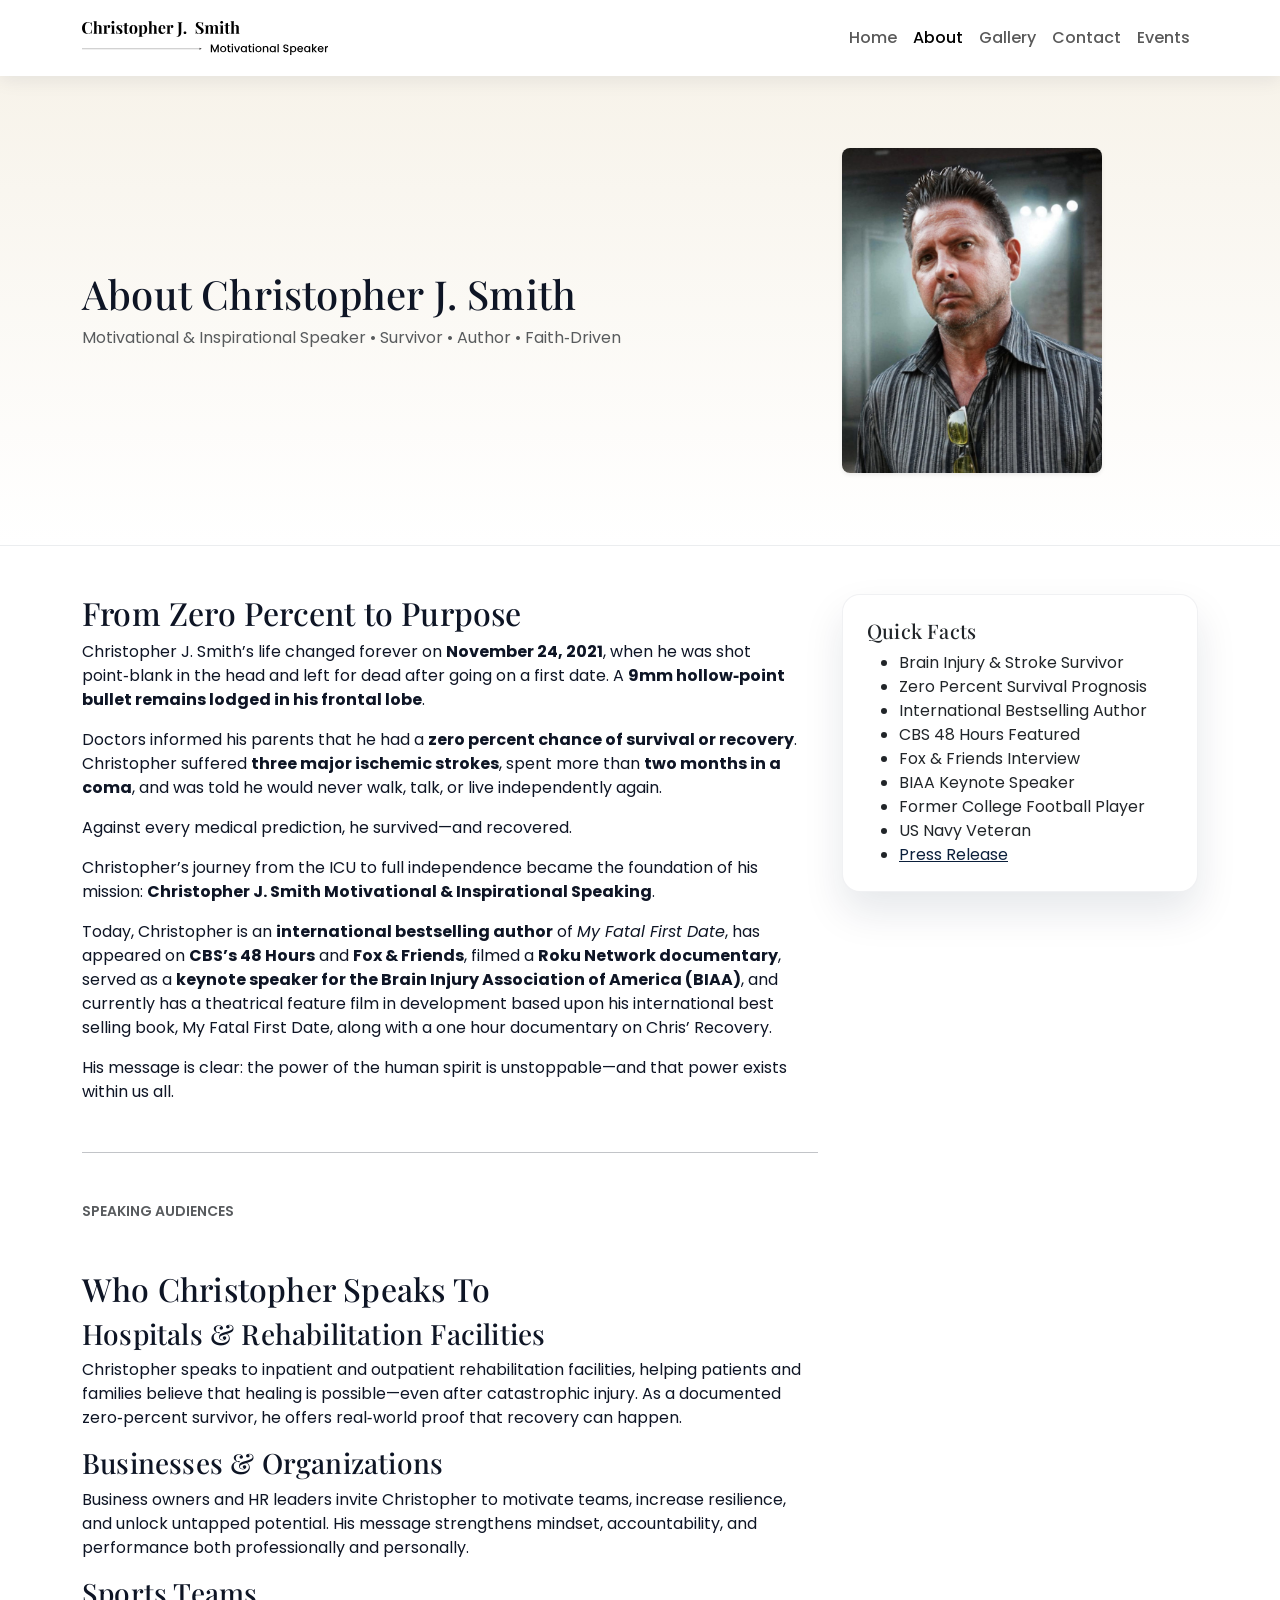
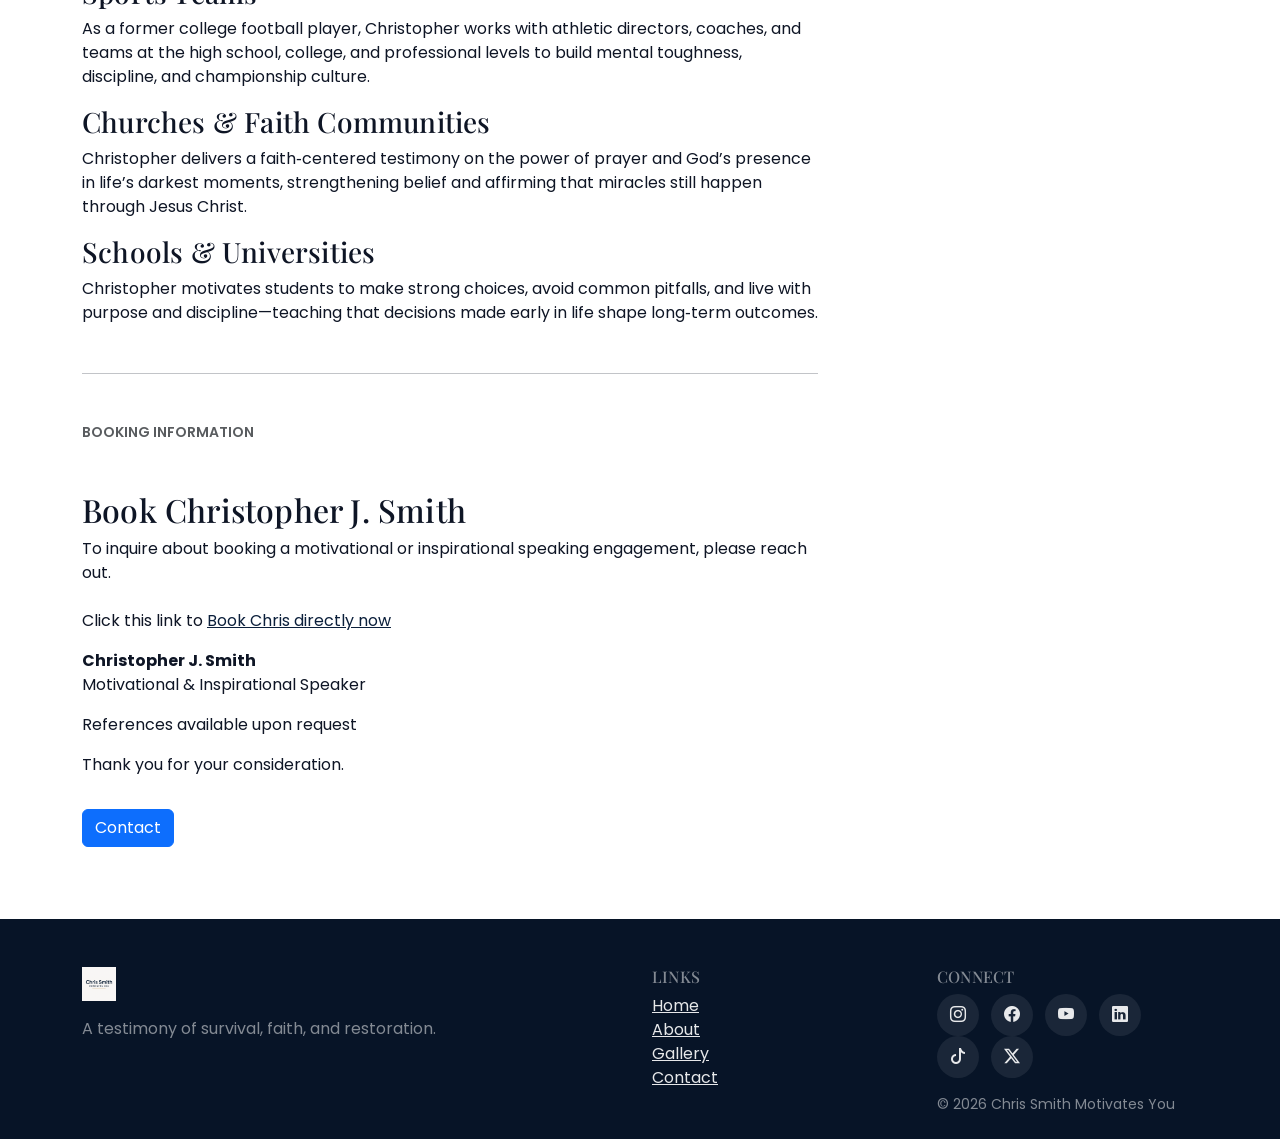
<file: about.html>
<!doctype html>
<html lang="en">
<head>
  <meta charset="utf-8">
  <meta name="viewport" content="width=device-width, initial-scale=1">

  <!-- SEO -->
  <title>Christopher J. Smith | Motivational Speaker & Brain Injury Survivor</title>
  <meta name="description" content="Christopher J. Smith is a motivational and inspirational speaker who survived a gunshot wound to the head and traumatic brain injury. Inspiring resilience, faith, and recovery.">

  <link rel="canonical" href="https://chrissmithmotivatesyou.com/about.html">

  <!-- Open Graph -->
  <meta property="og:type" content="website">
  <meta property="og:title" content="Christopher J. Smith | Motivational Speaker & Survivor">
  <meta property="og:description" content="From zero percent chance of survival to inspiring audiences worldwide through resilience, faith, and recovery.">
  <meta property="og:url" content="https://chrissmithmotivatesyou.com/about.html">
  <meta property="og:image" content="https://chrissmithmotivatesyou.com/assets/img/og-image.jpg">

  <!-- Twitter -->
  <meta name="twitter:card" content="summary_large_image">

  <!-- Fonts & CSS -->
  <link rel="preconnect" href="https://fonts.googleapis.com">
  <link rel="preconnect" href="https://fonts.gstatic.com" crossorigin>
  <link href="https://fonts.googleapis.com/css2?family=Playfair+Display:wght@500;600;700&family=Poppins:wght@300;400;500;600&display=swap" rel="stylesheet">
  <link href="https://cdn.jsdelivr.net/npm/bootstrap@5.3.3/dist/css/bootstrap.min.css" rel="stylesheet">
  <link href="https://cdn.jsdelivr.net/npm/bootstrap-icons@1.11.3/font/bootstrap-icons.min.css" rel="stylesheet">
  <link href="assets/css/styles.css" rel="stylesheet">
</head>

<body>

<!-- NAVBAR -->
<nav class="navbar navbar-expand-lg navbar-light bg-white fixed-top">
  <div class="container">
    <a class="navbar-brand" href="index.html">
      <img src="assets/img/logo-wordmark.svg" alt="Chris Smith Motivates You">
    </a>
    <button class="navbar-toggler" type="button" data-bs-toggle="collapse" data-bs-target="#primaryNav">
      <span class="navbar-toggler-icon"></span>
    </button>
    <div class="collapse navbar-collapse" id="primaryNav">
      <ul class="navbar-nav ms-auto">
        <li class="nav-item"><a class="nav-link" href="index.html">Home</a></li>
        <li class="nav-item"><a class="nav-link active" href="about.html">About</a></li>
        <li class="nav-item"><a class="nav-link" href="gallery.html">Gallery</a></li>
        <li class="nav-item"><a class="nav-link" href="contact.html">Contact</a></li>
		  <li class="nav-item">
  <a class="nav-link" href="events.html">Events</a>
</li>
      </ul>
    </div>
  </div>
</nav>

<!-- HEADER -->
<header class="section section--alt">
  <div class="container">
    <div class="row align-items-center g-3 g-lg-4">

      <!-- Left: Text (matches main content width) -->
      <div class="col-12 col-lg-8">
        <h1>About Christopher J. Smith</h1>
        <p class="text-muted mb-0">
          Motivational &amp; Inspirational Speaker • Survivor • Author • Faith‑Driven
        </p>
      </div>

      <!-- Right: Headshot (matches Quick Facts column) -->
      <div class="col-12 col-lg-4 text-center text-lg-start">
        <img
          src="assets/img/chris-headshot.jpg"
          alt="Christopher J. Smith"
          class="img-fluid rounded-3 shadow-sm"
          style="max-width: 260px;"
        >
      </div>

    </div>
  </div>
</header>

<!-- MAIN -->
<main class="section pt-3 pt-lg-5">
  <div class="container">
    <div class="row g-3 g-lg-4">


      <!-- QUICK FACTS (moves up on mobile) -->
      <div class="col-lg-4 order-1 order-lg-2">
        <div class="card card-premium p-3 p-lg-4 mt-2 mt-lg-0">
          <h3 class="h5">Quick Facts</h3>
          <ul class="mb-0">
            <li>Brain Injury & Stroke Survivor</li>
            <li>Zero Percent Survival Prognosis</li>
            <li>International Bestselling Author</li>
            <li>CBS 48 Hours Featured</li>
            <li>Fox & Friends Interview</li>
            <li>BIAA Keynote Speaker</li>
            <li>Former College Football Player</li>
            <li>US Navy Veteran</li>
            <li><a href="assets/docs/Chris Press Release final.pdf">Press Release</a>&nbsp;</li>
          </ul>
        </div>
      </div>

      <!-- STORY -->
      <div class="col-lg-8 order-2 order-lg-1">
        <h2>From Zero Percent to Purpose</h2>

        <p>
          Christopher J. Smith’s life changed forever on <strong>November 24, 2021</strong>, when he was shot
          point‑blank in the head and left for dead after going on a first date. A
          <strong>9mm hollow‑point bullet remains lodged in his frontal lobe</strong>.
        </p>

        <p>
          Doctors informed his parents that he had a <strong>zero percent chance of survival or recovery</strong>.
          Christopher suffered <strong>three major ischemic strokes</strong>, spent more than
          <strong>two months in a coma</strong>, and was told he would never walk, talk, or live independently again.
        </p>

        <p>
          Against every medical prediction, he survived—and recovered.
        </p>

        <p>
          Christopher’s journey from the ICU to full independence became the foundation of his mission:
          <strong>Christopher J. Smith Motivational & Inspirational Speaking</strong>.
        </p>

        <p>
          Today, Christopher is an <strong>international bestselling author</strong> of
          <em>My Fatal First Date</em>, has appeared on <strong>CBS’s 48 Hours</strong> and
          <strong>Fox & Friends</strong>, filmed a <strong>Roku Network documentary</strong>,
          served as a <strong>keynote speaker for the Brain Injury Association of America (BIAA)</strong>,
          and currently has a theatrical feature film in development based upon his international best selling book, My Fatal First Date, along with a one hour documentary on Chris’ Recovery.
        </p>

        <p>
          His message is clear: the power of the human spirit is unstoppable—and that power exists within us all.
        </p>
		
		  <hr class="my-4 my-lg-5">
			<p class="text-uppercase text-muted small fw-semibold mb-2">
  			Speaking Audiences
			</p>

		  
        <!-- AUDIENCES -->
        <h2 class="mt-5">Who Christopher Speaks To</h2>

        <h3>Hospitals & Rehabilitation Facilities</h3>
        <p>
          Christopher speaks to inpatient and outpatient rehabilitation facilities, helping patients
          and families believe that healing is possible—even after catastrophic injury.
          As a documented zero‑percent survivor, he offers real‑world proof that recovery can happen.
        </p>

        <h3>Businesses & Organizations</h3>
        <p>
          Business owners and HR leaders invite Christopher to motivate teams, increase resilience,
          and unlock untapped potential. His message strengthens mindset, accountability, and performance
          both professionally and personally.
        </p>

        <h3>Sports Teams</h3>
        <p>
          As a former college football player, Christopher works with athletic directors, coaches,
          and teams at the high school, college, and professional levels to build mental toughness,
          discipline, and championship culture.
        </p>

        <h3>Churches & Faith Communities</h3>
        <p>
          Christopher delivers a faith‑centered testimony on the power of prayer and God’s presence
          in life’s darkest moments, strengthening belief and affirming that miracles still happen
          through Jesus Christ.
        </p>

        <h3>Schools & Universities</h3>
        <p>
          Christopher motivates students to make strong choices, avoid common pitfalls, and live with
          purpose and discipline—teaching that decisions made early in life shape long‑term outcomes.
        </p>
		<hr class="my-4 my-lg-5">

		<p class="text-uppercase text-muted small fw-semibold mb-2">
		  Booking Information
		</p>
       <!-- CTA -->
<h2 class="mt-5">Book Christopher J. Smith</h2>
<p>
  To inquire about booking a motivational or inspirational speaking engagement, please reach out.
<br><br>Click this link to 
	<a href="https://www.allamericanspeakers.com/speakers/468848/Christopher-J.-Smith" title="Chris Smith Motivational Speaker" target="_blank">Book Chris directly now</a>
</p>

<p>
  <strong>Christopher J. Smith</strong><br>
  Motivational &amp; Inspirational Speaker
</p>

<p>References available upon request</p>

<p>Thank you for your consideration.</p>

<!-- Contact Button -->
<a href="contact.html" class="btn btn-primary mt-3">
  Contact
</a>
      </div>

    </div>
  </div>
</main>
	
<!-- FOOTER -->
<footer class="pt-5 pb-4">
  <div class="container">
    <div class="row g-4">
      <div class="col-lg-6">
        <a href="index.html" aria-label="Return to home page">
  <img
    src="assets/img/logo-wordmark.png"
    alt="Chris Smith Motivates You logo"
    style="height:34px;width:auto;"
  >
</a>
        <p class="mt-3 mb-0 text-white-50">A testimony of survival, faith, and restoration.</p>
      </div>

      <div class="col-lg-3">
        <h3 class="h6 text-uppercase text-white-50">Links</h3>
        <ul class="list-unstyled mb-0">
          <li><a href="index.html">Home</a></li>
		  <li><a href="about.html">About</a></li>
          <li><a href="gallery.html">Gallery</a></li>
          <li><a href="contact.html">Contact</a></li>
        </ul>
      </div>

      <div class="col-lg-3">
        <h3 class="h6 text-uppercase text-white-50">Connect</h3>
        <div class="social mb-3">
          <a href="https://www.instagram.com/christophercjsmith73" aria-label="Instagram">
            <i class="bi bi-instagram"></i>
          </a>
          <a href="https://www.facebook.com/share/1AkGESYK4D/" aria-label="Facebook">
            <i class="bi bi-facebook"></i>
          </a>
          <a href="https://youtube.com/@cjsmith2373" aria-label="YouTube">
            <i class="bi bi-youtube"></i>
          </a>
          <a href="https://www.linkedin.com/in/christopher-smith-8a0683267" aria-label="LinkedIn">
            <i class="bi bi-linkedin"></i>
          </a>
          <a href="https://www.tiktok.com/@cjsmith2373" aria-label="TikTok">
            <i class="bi bi-tiktok"></i>
          </a>
          <a href="https://x.com/chrissmith2373" aria-label="X (formerly Twitter)">
            <i class="bi bi-twitter-x"></i>
          </a>
        </div>

        <div class="small text-white-50">
          © <span data-year></span> Chris Smith Motivates You
        </div>
      </div>
    </div>
  </div>
</footer>

<script src="https://cdn.jsdelivr.net/npm/bootstrap@5.3.3/dist/js/bootstrap.bundle.min.js"></script>
<script src="assets/js/main.js"></script>

</body>
</html>
</file>
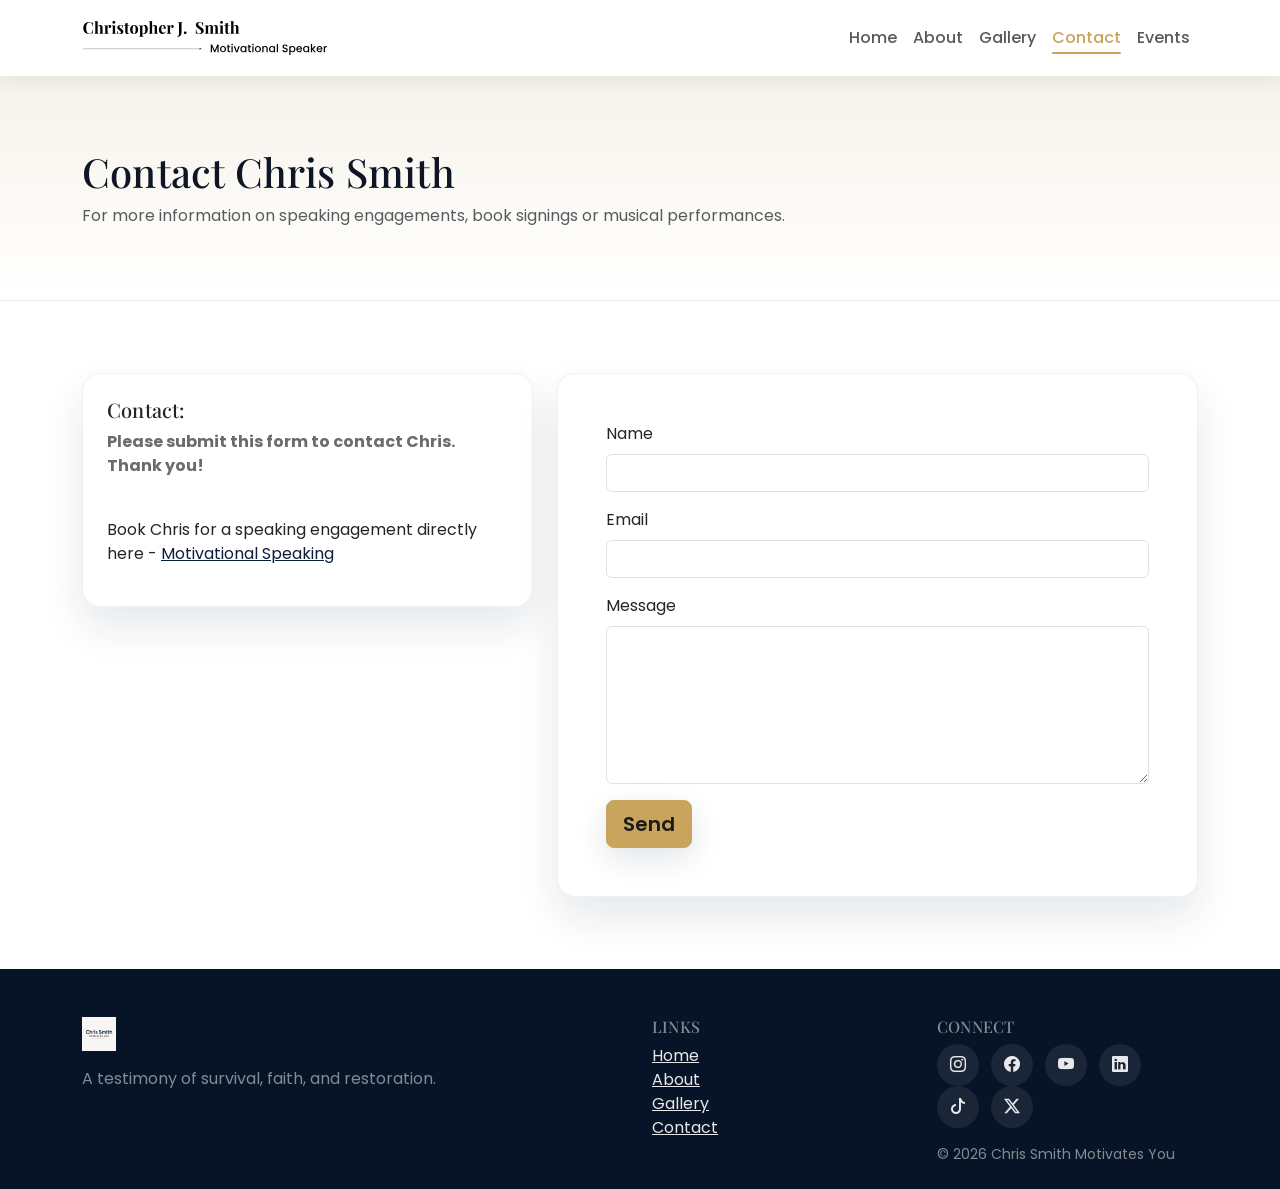
<file: contact.html>
<!doctype html>
<html lang="en">
<head>
  <meta charset="utf-8">
  <meta name="viewport" content="width=device-width, initial-scale=1">
  <title>Contact | Chris Smith Motivates You</title>
  <meta name="description" content="Contact YourBrand — replace with your real contact-page description for SEO.">

  <link rel="canonical" href="https://chrissmithmotivatesyou.com/contact.html">
  <meta property="og:type" content="website">
  <meta property="og:title" content="Contact | YourBrand">
  <meta property="og:description" content="Contact YourBrand — replace this placeholder.">
  <meta property="og:url" content="https://YOUR-USERNAME.github.io/contact.html">
  <meta property="og:image" content="https://YOUR-USERNAME.github.io/assets/img/og-image.jpg">

  <meta name="twitter:card" content="summary_large_image">

  <link rel="preconnect" href="https://fonts.googleapis.com">
  <link rel="preconnect" href="https://fonts.gstatic.com" crossorigin>
  <link href="https://fonts.googleapis.com/css2?family=Playfair+Display:wght@500;600;700&family=Poppins:wght@300;400;500;600&display=swap" rel="stylesheet">
  <link href="https://cdn.jsdelivr.net/npm/bootstrap@5.3.3/dist/css/bootstrap.min.css" rel="stylesheet">
  <link href="https://cdn.jsdelivr.net/npm/bootstrap-icons@1.11.3/font/bootstrap-icons.min.css" rel="stylesheet">
  <link href="assets/css/styles.css" rel="stylesheet">
</head>

<body>
  <!-- NAVBAR (Contact highlighted) -->
  <nav class="navbar navbar-expand-lg navbar-light bg-white fixed-top">
    <div class="container">
      <a class="navbar-brand" href="index.html" aria-label="Chris Smith Motivates You home">
 	 <img class="brand-wordmark"
     	 	src="assets/img/logo-wordmark.svg"
      	 	alt="Chris Smith Motivates You">
	</a>
      <button class="navbar-toggler" type="button" data-bs-toggle="collapse" data-bs-target="#primaryNav"
              aria-controls="primaryNav" aria-expanded="false" aria-label="Toggle navigation">
        <span class="navbar-toggler-icon"></span>
      </button>

      <div class="collapse navbar-collapse" id="primaryNav">
        <ul class="navbar-nav ms-auto mb-2 mb-lg-0">
          <li class="nav-item"><a class="nav-link" href="index.html">Home</a></li>
          <li class="nav-item"><a class="nav-link" href="about.html">About</a></li>
          <li class="nav-item"><a class="nav-link" href="gallery.html">Gallery</a></li>
          <li class="nav-item"><a class="nav-link" href="contact.html" aria-current="page">Contact</a></li>
			<li class="nav-item">
  <a class="nav-link" href="events.html">Events</a>
</li>
        </ul>
      </div>
    </div>
  </nav>

  <header class="section section--alt">
    <div class="container">
      <h1 class="mb-2">Contact Chris Smith</h1>
      <p class="text-muted mb-0">For more information on speaking engagements, book signings or musical performances.&nbsp; &nbsp; &nbsp;</p>
    </div>
  </header>

  <main class="section">
    <div class="container">
      <div class="row g-4">
        <div class="col-lg-5">
          <div class="card card-premium p-4">
            <h2 class="h5 mb-2">Contact:</h2>
            <p class="text-muted mb-0 is-placeholder">
            <strong>Please submit this form to contact Chris. Thank you!</strong></p>
		    <p>&nbsp;</p>
			  <p> Book Chris for a speaking engagement directly here - <a href="https://www.allamericanspeakers.com/speakers/468848/Christopher-J.-Smith" target="_blank">Motivational Speaking </a></p>
          </div>
        </div>

        <div class="col-lg-7">
          <div class="card card-premium p-4 p-md-5">
            <form id="contactFormSecondary"
      action="https://formspree.io/f/meerqrro"
      method="POST">
              <div class="d-none" aria-hidden="true">
                <label>Leave this field empty: <input type="text" name="_gotcha"></label>
              </div>

              <div class="mb-3">
                <label for="name" class="form-label">Name</label>
                <input class="form-control" id="name" name="name" type="text" autocomplete="name" required>
              </div>

              <div class="mb-3">
                <label for="email" class="form-label">Email</label>
                <input class="form-control" id="email" name="email" type="email" autocomplete="email" required>
              </div>

              <div class="mb-3">
                <label for="message" class="form-label">Message</label>
                <textarea class="form-control" id="message" name="message" rows="6" required></textarea>
              </div>

              <button class="btn btn-brand btn-lg"
        type="submit"
        onclick="this.disabled=true; this.form.submit();">
  Send
</button>
            </form>
          </div>
        </div>
      </div>
    </div>
  </main>

 <!-- FOOTER -->
<footer class="pt-5 pb-4">
  <div class="container">
    <div class="row g-4">
      <div class="col-lg-6">
        <a href="index.html" aria-label="Return to home page">
  <img
    src="assets/img/logo-wordmark.png"
    alt="Chris Smith Motivates You logo"
    style="height:34px;width:auto;"
  >
</a>
        <p class="mt-3 mb-0 text-white-50">A testimony of survival, faith, and restoration.</p>
      </div>

      <div class="col-lg-3">
        <h3 class="h6 text-uppercase text-white-50">Links</h3>
        <ul class="list-unstyled mb-0">
          <li><a href="index.html">Home</a></li>
		  <li><a href="about.html">About</a></li>
          <li><a href="gallery.html">Gallery</a></li>
          <li><a href="contact.html">Contact</a></li>
        </ul>
      </div>

      <div class="col-lg-3">
        <h3 class="h6 text-uppercase text-white-50">Connect</h3>
        <div class="social mb-3">
          <a href="https://www.instagram.com/christophercjsmith73" aria-label="Instagram">
            <i class="bi bi-instagram"></i>
          </a>
          <a href="https://www.facebook.com/share/1AkGESYK4D/" aria-label="Facebook">
            <i class="bi bi-facebook"></i>
          </a>
          <a href="https://youtube.com/@cjsmith2373" aria-label="YouTube">
            <i class="bi bi-youtube"></i>
          </a>
          <a href="https://www.linkedin.com/in/christopher-smith-8a0683267" aria-label="LinkedIn">
            <i class="bi bi-linkedin"></i>
          </a>
          <a href="https://www.tiktok.com/@cjsmith2373" aria-label="TikTok">
            <i class="bi bi-tiktok"></i>
          </a>
          <a href="https://x.com/chrissmith2373" aria-label="X (formerly Twitter)">
            <i class="bi bi-twitter-x"></i>
          </a>
        </div>

        <div class="small text-white-50">
          © <span data-year></span> Chris Smith Motivates You
        </div>
      </div>
    </div>
  </div>
</footer>

  <script src="https://cdn.jsdelivr.net/npm/bootstrap@5.3.3/dist/js/bootstrap.bundle.min.js"></script>
  <script src="assets/js/main.js"></script>
 <script>
  const form = document.getElementById("contactFormSecondary");

  window.addEventListener("pagehide", function () {
    if (form) form.reset();
  });

  window.addEventListener("pageshow", function () {
    if (form) form.reset();
  });
</script>
	
</body>
</html>
</file>
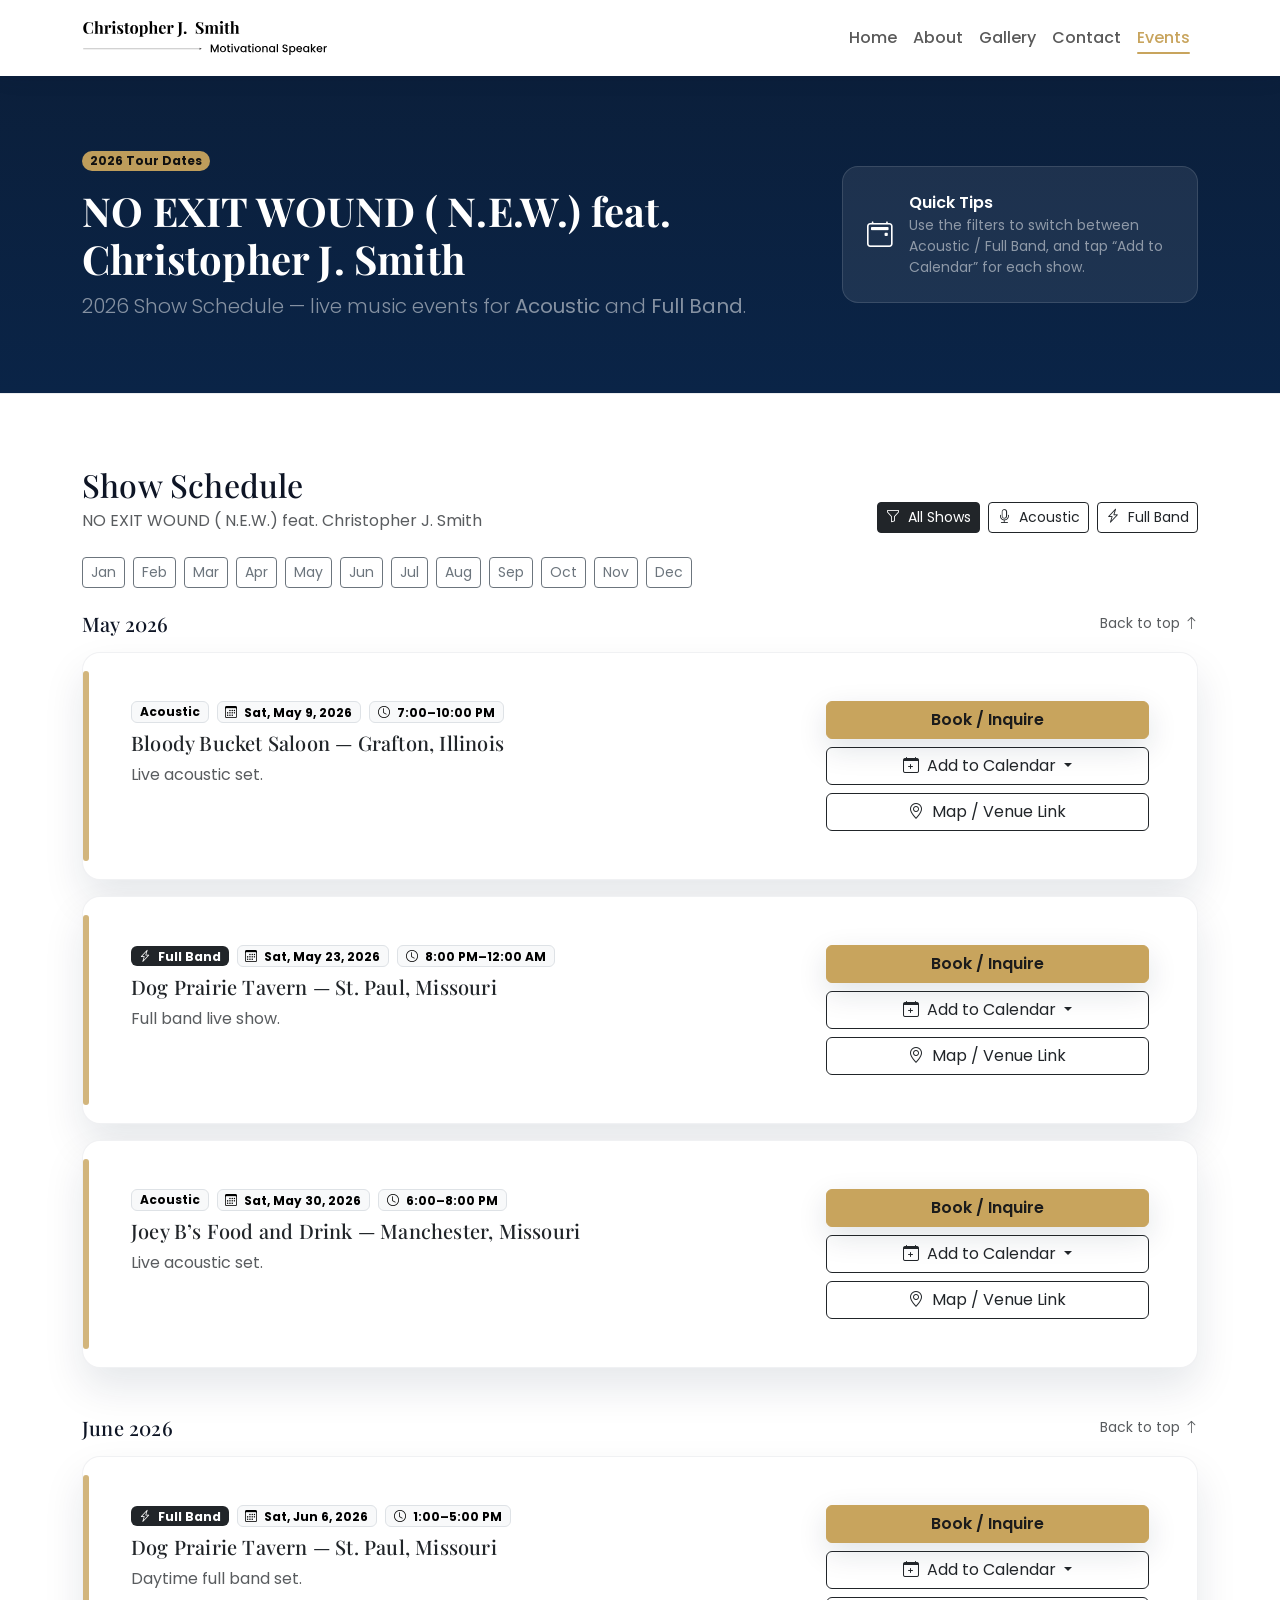
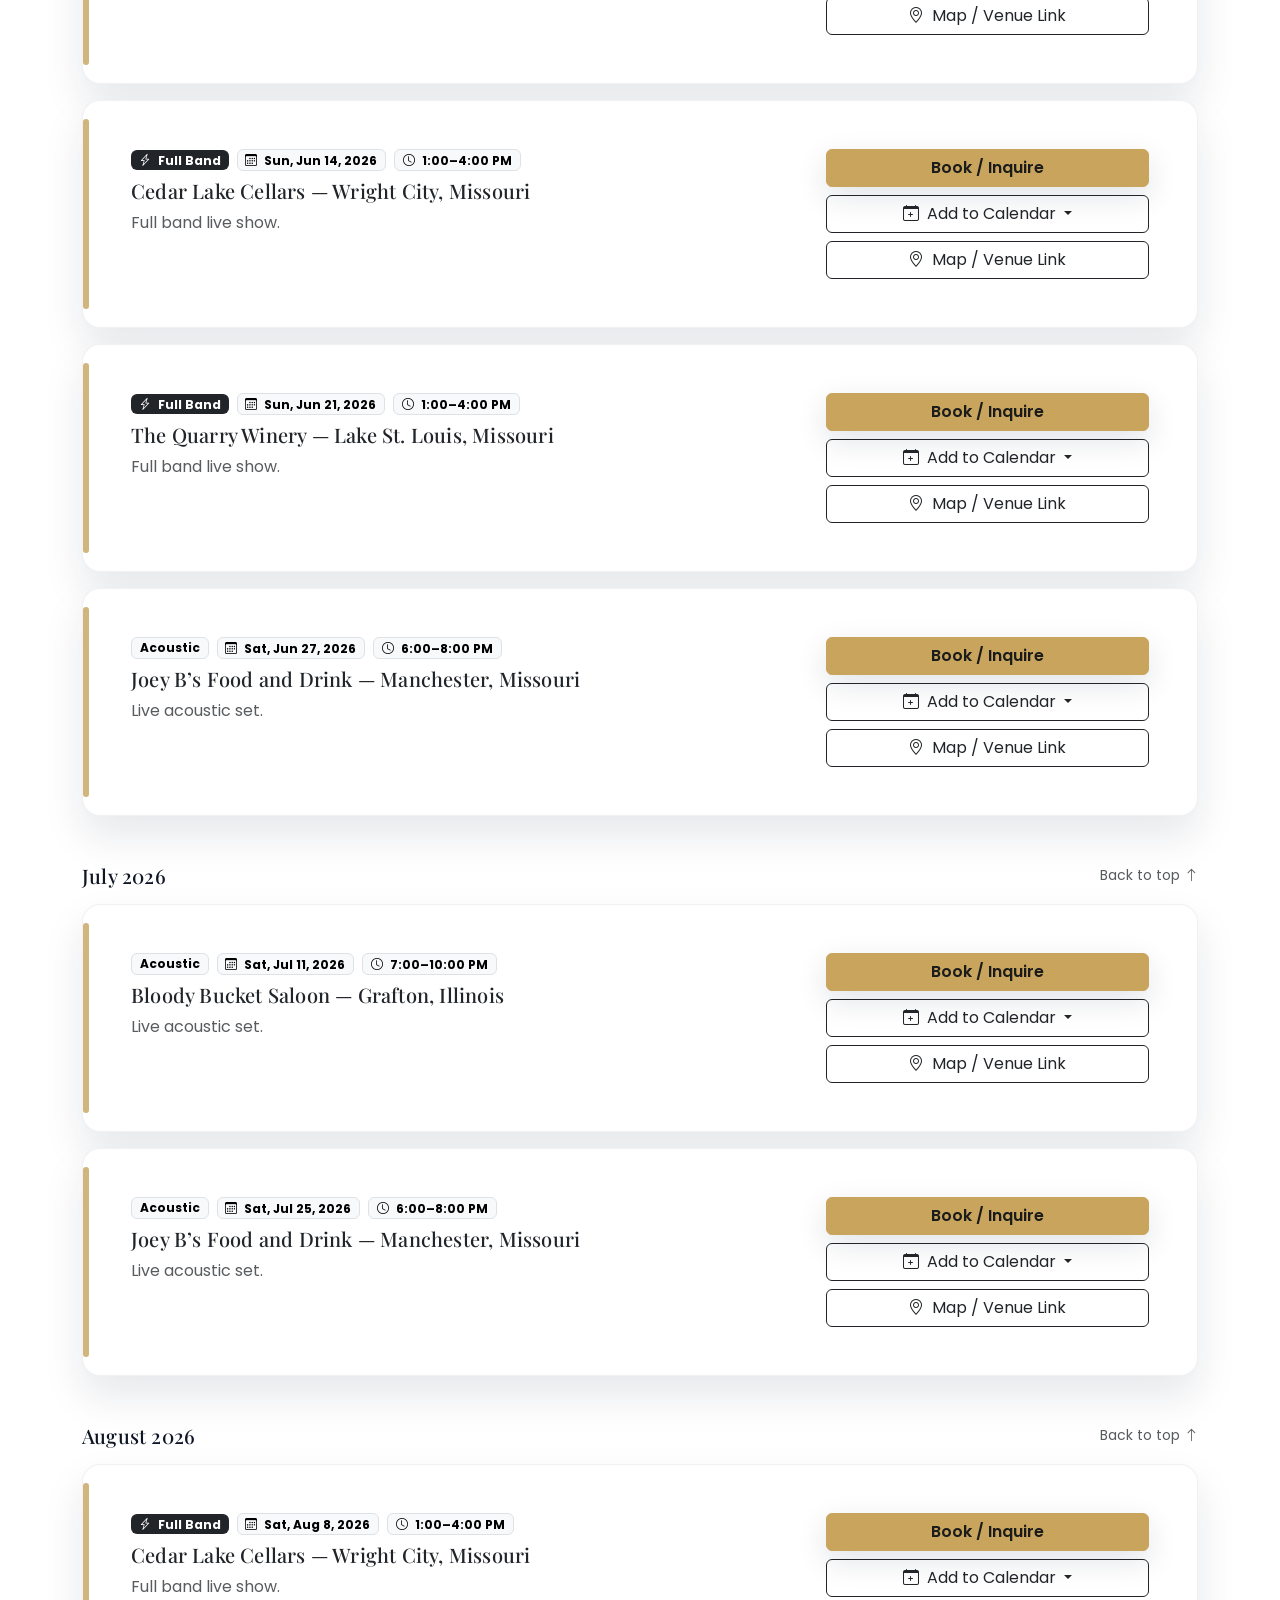
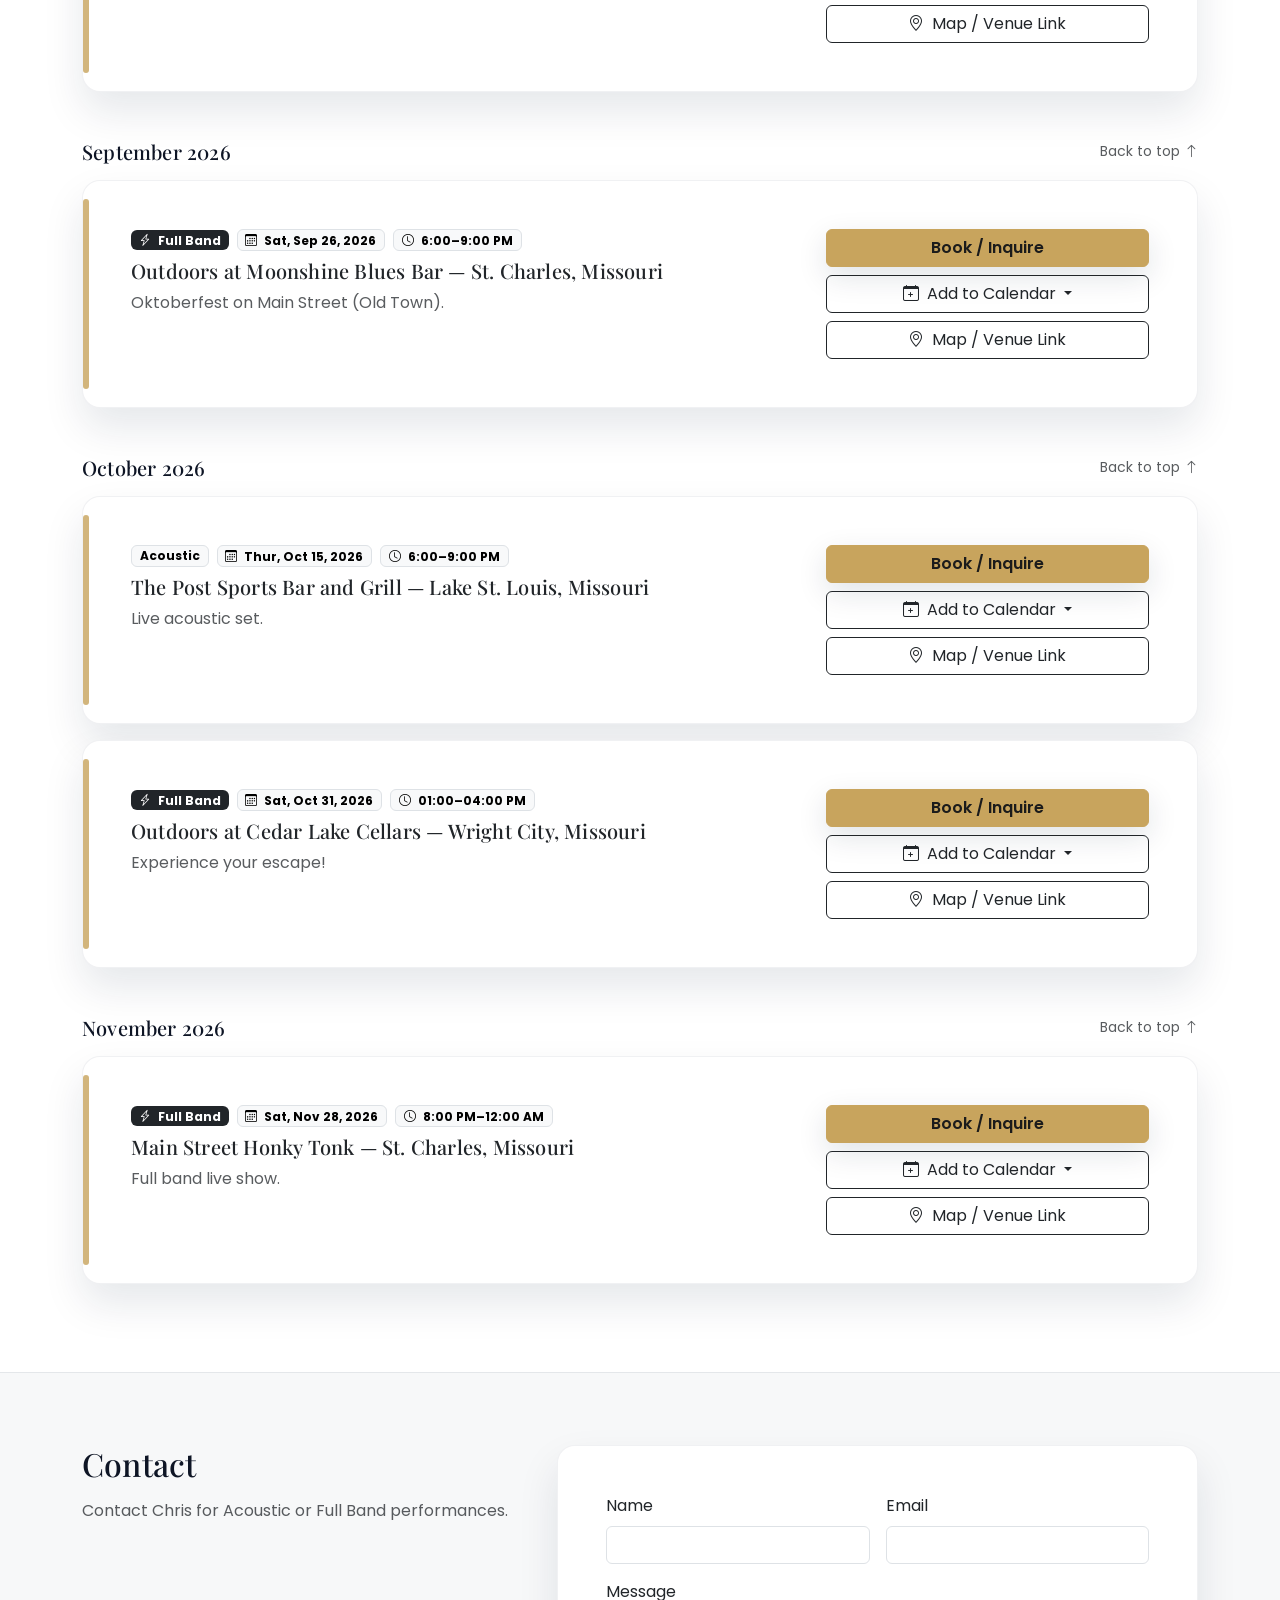
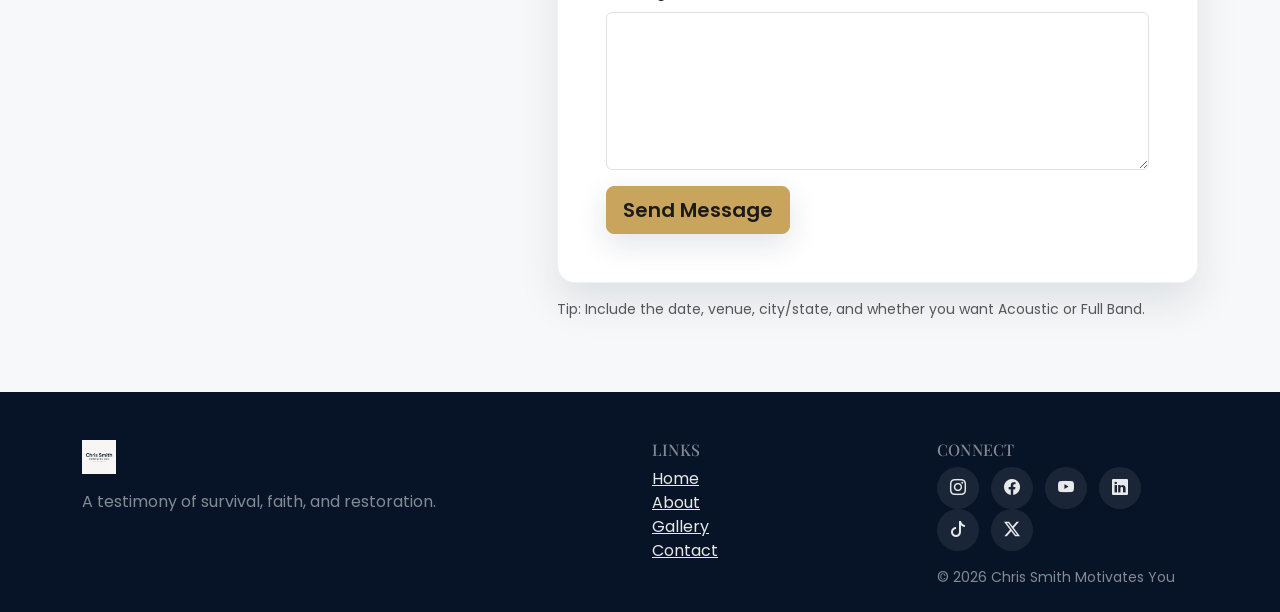
<file: events.html>
<!doctype html>
<html lang="en">
<head>
  <!-- ==========================================================
  BASIC META (SEO-ready)
  ========================================================== -->
  <meta charset="utf-8">
  <meta name="viewport" content="width=device-width, initial-scale=1">

  <title>NO EXIT WOUND ( N.E.W.) feat. Christopher J. smith 2026 Show Schedule</title>
  <meta name="description" content="NO EXIT WOUND (N.E.W.) feat. Christopher J. Smith — 2026 show schedule for Acoustic and Full Band live music events.">

  <!-- ==========================================================
  CANONICAL + OPEN GRAPH (social sharing preview)
  ========================================================== -->
  <link rel="canonical" href="https://chrissmithmotivatesyou.com/events.html">
  <meta property="og:type" content="website">
  <meta property="og:title" content="NO EXIT WOUND (N.E.W.) feat. Christopher J. Smith — 2026 Show Schedule">
  <meta property="og:description" content="Live event details, dates, times, and venue info for Acoustic and Full Band shows.">
  <meta property="og:url" content="https://chrissmithmotivatesyou.com/events.html">
  <meta property="og:image" content="https://chrissmithmotivatesyou.com/assets/img/og-image.jpg">
  <meta property="og:site_name" content="Chris Smith Motivates You">

  <!-- Twitter Card -->
  <meta name="twitter:card" content="summary_large_image">
  <meta name="twitter:title" content="NO EXIT WOUND (N.E.W.) feat. Christopher J. Smith — 2026 Show Schedule">
  <meta name="twitter:description" content="Live event details, dates, times, and venue info for Acoustic and Full Band shows.">
  <meta name="twitter:image" content="https://chrissmithmotivatesyou.com/assets/img/og-image.jpg">

  <!-- ==========================================================
  FONTS
  ========================================================== -->
  <link rel="preconnect" href="https://fonts.googleapis.com">
  <link rel="preconnect" href="https://fonts.gstatic.com" crossorigin>
  <link href="https://fonts.googleapis.com/css2?family=Playfair+Display:wght@500;600;700&family=Poppins:wght@300;400;500;600&display=swap" rel="stylesheet">

  <!-- ==========================================================
  BOOTSTRAP CSS + ICONS
  ========================================================== -->
  <link href="https://cdn.jsdelivr.net/npm/bootstrap@5.3.3/dist/css/bootstrap.min.css" rel="stylesheet">
  <link href="https://cdn.jsdelivr.net/npm/bootstrap-icons@1.11.3/font/bootstrap-icons.min.css" rel="stylesheet">

  <!-- Custom CSS -->
  <link href="assets/css/styles.css" rel="stylesheet">

  <!-- ==========================================================
  JSON-LD (Events starter: keep / expand as needed)
  ========================================================== -->
  <script type="application/ld+json">
  {
    "@context":"https://schema.org",
    "@type":"MusicGroup",
    "name":"NO EXIT WOUND (N.E.W.) feat. Christopher J. Smith",
    "url":"https://chrissmithmotivatesyou.com/events.html"
  }
  </script>
</head>

<body>
  <!-- ==========================================================
  NAVBAR (fixed-top)
  aria-current="page" should be on Events for this page
  Mirrors your existing navbar pattern
  ========================================================== -->
  <nav class="navbar navbar-expand-lg navbar-light bg-white fixed-top">
    <div class="container">
      <a class="navbar-brand" href="index.html" aria-label="Chris Smith Motivates You home">
        <img class="brand-wordmark"
             src="assets/img/logo-wordmark.svg"
             alt="Chris Smith Motivates You">
      </a>

      <button class="navbar-toggler" type="button" data-bs-toggle="collapse" data-bs-target="#primaryNav"
              aria-controls="primaryNav" aria-expanded="false" aria-label="Toggle navigation">
        <span class="navbar-toggler-icon"></span>
      </button>

      <div class="collapse navbar-collapse" id="primaryNav">
        <ul class="navbar-nav ms-auto mb-2 mb-lg-0">
          <li class="nav-item">
            <a class="nav-link" href="index.html">Home</a>
          </li>
          <li class="nav-item">
            <a class="nav-link" href="about.html">About</a>
          </li>
          <li class="nav-item">
            <a class="nav-link" href="gallery.html">Gallery</a>
          </li>

          <!-- NEW NAV ITEM: Events -->
      

          <li class="nav-item">
            <a class="nav-link" href="contact.html">Contact</a>
          </li>
			 <li class="nav-item">
            <a class="nav-link" href="events.html" aria-current="page">Events</a>
          </li>
        </ul>
      </div>
    </div>
  </nav>

  <!-- ==========================================================
  PAGE HERO (Brand section)
  Uses your existing section--brand styling
  ========================================================== -->
  <header class="section section--brand" id="top">
    <div class="container">
      <div class="row g-4 align-items-center">
        <div class="col-lg-8">
          <span class="badge rounded-pill mb-3" style="background: rgba(200,164,93,.95); color:#111;">
            2026 Tour Dates
          </span>
          <h1 class="fw-bold mb-2">NO EXIT WOUND ( N.E.W.) feat. Christopher J. Smith</h1>
          <p class="lead mb-0 text-white-50">
            2026 Show Schedule — live music events for <strong>Acoustic</strong> and <strong>Full Band</strong>.
          </p>
        </div>

        <div class="col-lg-4">
          <div class="p-4 rounded-4" style="background: rgba(255,255,255,.08); border: 1px solid rgba(255,255,255,.12);">
            <div class="d-flex align-items-center gap-3">
              <i class="bi bi-calendar2-event" style="font-size: 1.6rem;"></i>
              <div>
                <div class="text-white fw-semibold">Quick Tips</div>
                <div class="text-white-50 small">
                  Use the filters to switch between Acoustic / Full Band,
                  and tap “Add to Calendar” for each show.
                </div>
              </div>
            </div>
          </div>
        </div>

      </div>
    </div>
  </header>

  <!-- ==========================================================
  FILTERS + CALENDAR/LIST
  Using your .section + .card-premium styling
  ========================================================== -->
  <section class="section" id="schedule">
    <div class="container">

      <div class="row align-items-end g-3 mb-4">
        <div class="col-lg-7">
          <h2 class="mb-1">Show Schedule</h2>
          <p class="text-muted mb-0">
          NO EXIT WOUND ( N.E.W.) feat. Christopher J. Smith</p>
        </div>

        <div class="col-lg-5">
          <div class="d-flex flex-wrap justify-content-lg-end gap-2">
            <button class="btn btn-outline-dark btn-sm" type="button" data-filter="all">
              <i class="bi bi-funnel me-1"></i> All Shows
            </button>
            <button class="btn btn-outline-dark btn-sm" type="button" data-filter="acoustic">
              <i class="bi bi-mic me-1"></i> Acoustic
            </button>
            <button class="btn btn-outline-dark btn-sm" type="button" data-filter="fullband">
              <i class="bi bi-lightning-charge me-1"></i> Full Band
            </button>
          </div>
        </div>
      </div>

      <!-- OPTIONAL: Month jump links -->
      <div class="mb-4">
        <div class="d-flex flex-wrap gap-2">
          <a class="btn btn-sm btn-outline-secondary" href="#jan">Jan</a>
          <a class="btn btn-sm btn-outline-secondary" href="#feb">Feb</a>
          <a class="btn btn-sm btn-outline-secondary" href="#mar">Mar</a>
          <a class="btn btn-sm btn-outline-secondary" href="#apr">Apr</a>
          <a class="btn btn-sm btn-outline-secondary" href="#may">May</a>
          <a class="btn btn-sm btn-outline-secondary" href="#jun">Jun</a>
          <a class="btn btn-sm btn-outline-secondary" href="#jul">Jul</a>
          <a class="btn btn-sm btn-outline-secondary" href="#aug">Aug</a>
          <a class="btn btn-sm btn-outline-secondary" href="#sep">Sep</a>
          <a class="btn btn-sm btn-outline-secondary" href="#oct">Oct</a>
          <a class="btn btn-sm btn-outline-secondary" href="#nov">Nov</a>
          <a class="btn btn-sm btn-outline-secondary" href="#dec">Dec</a>
        </div>
      </div>

      <!-- ==========================================================
      EVENTS LIST
      - Duplicate a card to add events
      - Each event card uses data-type="acoustic|fullband"
      - Each event has:
          data-title, data-start, data-end, data-location, data-description
        used by "Add to Calendar"
      - Times are LOCAL to the venue (you can mention timezone in description)
      ========================================================== -->

     <!-- ==========================================================
EVENTS LIST (2026)
========================================================== -->

<!-- MAY -->
<div class="d-flex align-items-center justify-content-between mt-2 mb-3" id="may">
  <h3 class="h5 mb-0">May 2026</h3>
  <a class="small text-decoration-none text-muted" href="#top">Back to top <i class="bi bi-arrow-up"></i></a>
</div>

<!-- 5/9/26 Acoustic -->
<article class="card card-premium p-4 p-md-5 mb-3 event-card"
         data-type="acoustic"
         data-title="N.E.W. (Acoustic) — Bloody Bucket Saloon"
         data-start="2026-05-09T19:00"
         data-end="2026-05-09T22:00"
         data-location="Bloody Bucket Saloon, Grafton, Illinois"
         data-description="Acoustic show featuring Christopher J. Smith.">
  <div class="row g-4 align-items-start">
    <div class="col-md-8">
      <div class="d-flex flex-wrap align-items-center gap-2 mb-2">
        <span class="badge text-bg-light border">Acoustic</span>
        <span class="badge text-bg-light border"><i class="bi bi-calendar3 me-1"></i> Sat, May 9, 2026</span>
        <span class="badge text-bg-light border"><i class="bi bi-clock me-1"></i> 7:00–10:00 PM</span>
      </div>
      <h4 class="h5 mb-2">Bloody Bucket Saloon — Grafton, Illinois</h4>
      <p class="mb-0 text-muted">Live acoustic set.</p>
    </div>
    <div class="col-md-4">
      <div class="d-grid gap-2">
        <a class="btn btn-brand" href="#contact">Book / Inquire</a>
        <div class="dropdown">
  <button class="btn btn-outline-dark dropdown-toggle w-100" type="button"
          data-bs-toggle="dropdown" aria-expanded="false">
    <i class="bi bi-calendar-plus me-1"></i> Add to Calendar
  </button>

  <ul class="dropdown-menu w-100">
  <li>
    <a class="dropdown-item" href="#" data-add-google>
      <i class="bi bi-google me-2"></i> Add to Google Calendar
    </a>
  </li>

  <li>
    <button class="dropdown-item" type="button" data-add-ics>
      <i class="bi bi-apple me-2"></i> Add to Apple/Outlook (ICS)
    </button>
  </li>

  <li><hr class="dropdown-divider"></li>

  <li>
    <button class="dropdown-item" type="button" data-copy-details>
      <i class="bi bi-clipboard me-2"></i> Copy event details
    </button>
  </li>

  <li>
    <button class="dropdown-item" type="button" data-share-event>
      <i class="bi bi-share me-2"></i> Share event
    </button>
  </li>
</ul>
</div><a class="btn btn-outline-dark" href="#" data-map-link aria-label="Map link" target="_blank" rel="noopener">
  <i class="bi bi-geo-alt me-1"></i> Map / Venue Link
</a>
      </div>
    </div>
  </div>
</article>

<!-- 5/23/26 Full Band -->
<article class="card card-premium p-4 p-md-5 mb-3 event-card"
         data-type="fullband"
         data-title="N.E.W. (Full Band) — Dog Prairie Tavern"
         data-start="2026-05-23T20:00"
         data-end="2026-05-24T00:00"
         data-location="Dog Prairie Tavern, St. Paul, Missouri"
         data-description="Full band show featuring Christopher J. Smith.">
  <div class="row g-4 align-items-start">
    <div class="col-md-8">
      <div class="d-flex flex-wrap align-items-center gap-2 mb-2">
        <span class="badge text-bg-dark"><i class="bi bi-lightning-charge me-1"></i> Full Band</span>
        <span class="badge text-bg-light border"><i class="bi bi-calendar3 me-1"></i> Sat, May 23, 2026</span>
        <span class="badge text-bg-light border"><i class="bi bi-clock me-1"></i> 8:00 PM–12:00 AM</span>
      </div>
      <h4 class="h5 mb-2">Dog Prairie Tavern — St. Paul, Missouri</h4>
      <p class="mb-0 text-muted">Full band live show.</p>
    </div>
    <div class="col-md-4">
      <div class="d-grid gap-2">
        <a class="btn btn-brand" href="#contact">Book / Inquire</a>
        <div class="dropdown">
  <button class="btn btn-outline-dark dropdown-toggle w-100" type="button"
          data-bs-toggle="dropdown" aria-expanded="false">
    <i class="bi bi-calendar-plus me-1"></i> Add to Calendar
  </button>

  <ul class="dropdown-menu w-100">
    <li>
      <a class="dropdown-item" href="#" data-add-google>
        <i class="bi bi-google me-2"></i> Add to Google Calendar
      </a>
    </li>
    <li>
      <button class="dropdown-item" type="button" data-add-ics>
        <i class="bi bi-apple me-2"></i> Download ICS (Apple/Outlook)
      </button>
    </li>
  </ul>
</div>        <a class="btn btn-outline-dark" href="#" data-map-link aria-label="Map link" target="_blank" rel="noopener">
  <i class="bi bi-geo-alt me-1"></i> Map / Venue Link
</a>
      </div>
    </div>
  </div>
</article>

<!-- 5/30/26 Acoustic -->
<article class="card card-premium p-4 p-md-5 mb-3 event-card"
         data-type="acoustic"
         data-title="N.E.W. (Acoustic) — Joey B’s Food & Drink"
         data-start="2026-05-30T18:00"
         data-end="2026-05-30T20:00"
         data-location="Joey B’s Food & Drink, Manchester, Missouri"
         data-description="Acoustic show featuring Christopher J. Smith.">
  <div class="row g-4 align-items-start">
    <div class="col-md-8">
      <div class="d-flex flex-wrap align-items-center gap-2 mb-2">
        <span class="badge text-bg-light border">Acoustic</span>
        <span class="badge text-bg-light border"><i class="bi bi-calendar3 me-1"></i> Sat, May 30, 2026</span>
        <span class="badge text-bg-light border"><i class="bi bi-clock me-1"></i> 6:00–8:00 PM</span>
      </div>
      <h4 class="h5 mb-2">Joey B’s Food and Drink — Manchester, Missouri</h4>
      <p class="mb-0 text-muted">Live acoustic set.</p>
    </div>
    <div class="col-md-4">
      <div class="d-grid gap-2">
        <a class="btn btn-brand" href="#contact">Book / Inquire</a>
        <div class="dropdown">
  <button class="btn btn-outline-dark dropdown-toggle w-100" type="button"
          data-bs-toggle="dropdown" aria-expanded="false">
    <i class="bi bi-calendar-plus me-1"></i> Add to Calendar
  </button>

  <ul class="dropdown-menu w-100">
  <li>
    <a class="dropdown-item" href="#" data-add-google>
      <i class="bi bi-google me-2"></i> Add to Google Calendar
    </a>
  </li>

  <li>
    <button class="dropdown-item" type="button" data-add-ics>
      <i class="bi bi-apple me-2"></i> Add to Apple/Outlook (ICS)
    </button>
  </li>

  <li><hr class="dropdown-divider"></li>

  <li>
    <button class="dropdown-item" type="button" data-copy-details>
      <i class="bi bi-clipboard me-2"></i> Copy event details
    </button>
  </li>

  <li>
    <button class="dropdown-item" type="button" data-share-event>
      <i class="bi bi-share me-2"></i> Share event
    </button>
  </li>
</ul>
</div><a class="btn btn-outline-dark" href="#" data-map-link aria-label="Map link" target="_blank" rel="noopener">
  <i class="bi bi-geo-alt me-1"></i> Map / Venue Link
</a>
      </div>
    </div>
  </div>
</article>


<!-- JUNE -->
<div class="d-flex align-items-center justify-content-between mt-5 mb-3" id="jun">
  <h3 class="h5 mb-0">June 2026</h3>
  <a class="small text-decoration-none text-muted" href="#top">Back to top <i class="bi bi-arrow-up"></i></a>
</div>

<!-- 6/6/26 Full Band -->
<article class="card card-premium p-4 p-md-5 mb-3 event-card"
         data-type="fullband"
         data-title="N.E.W. (Full Band) — Dog Prairie Tavern"
         data-start="2026-06-06T13:00"
         data-end="2026-06-06T17:00"
         data-location="Dog Prairie Tavern, St. Paul, Missouri"
         data-description="Full band daytime show featuring Christopher J. Smith.">
  <div class="row g-4 align-items-start">
    <div class="col-md-8">
      <div class="d-flex flex-wrap align-items-center gap-2 mb-2">
        <span class="badge text-bg-dark"><i class="bi bi-lightning-charge me-1"></i> Full Band</span>
        <span class="badge text-bg-light border"><i class="bi bi-calendar3 me-1"></i> Sat, Jun 6, 2026</span>
        <span class="badge text-bg-light border"><i class="bi bi-clock me-1"></i> 1:00–5:00 PM</span>
      </div>
      <h4 class="h5 mb-2">Dog Prairie Tavern — St. Paul, Missouri</h4>
      <p class="mb-0 text-muted">Daytime full band set.</p>
    </div>
    <div class="col-md-4">
      <div class="d-grid gap-2">
        <a class="btn btn-brand" href="#contact">Book / Inquire</a>
        <div class="dropdown">
  <button class="btn btn-outline-dark dropdown-toggle w-100" type="button"
          data-bs-toggle="dropdown" aria-expanded="false">
    <i class="bi bi-calendar-plus me-1"></i> Add to Calendar
  </button>

  <ul class="dropdown-menu w-100">
  <li>
    <a class="dropdown-item" href="#" data-add-google>
      <i class="bi bi-google me-2"></i> Add to Google Calendar
    </a>
  </li>

  <li>
    <button class="dropdown-item" type="button" data-add-ics>
      <i class="bi bi-apple me-2"></i> Add to Apple/Outlook (ICS)
    </button>
  </li>

  <li><hr class="dropdown-divider"></li>

  <li>
    <button class="dropdown-item" type="button" data-copy-details>
      <i class="bi bi-clipboard me-2"></i> Copy event details
    </button>
  </li>

  <li>
    <button class="dropdown-item" type="button" data-share-event>
      <i class="bi bi-share me-2"></i> Share event
    </button>
  </li>
</ul>
</div><a class="btn btn-outline-dark" href="#" data-map-link aria-label="Map link" target="_blank" rel="noopener">
  <i class="bi bi-geo-alt me-1"></i> Map / Venue Link
</a>
      </div>
    </div>
  </div>
</article>

<!-- 6/14/26 Full Band -->
<article class="card card-premium p-4 p-md-5 mb-3 event-card"
         data-type="fullband"
         data-title="N.E.W. (Full Band) — Cedar Lake Cellars"
         data-start="2026-06-14T13:00"
         data-end="2026-06-14T16:00"
         data-location="Cedar Lake Cellars, Wright City, Missouri"
         data-description="Full band show featuring Christopher J. Smith.">
  <div class="row g-4 align-items-start">
    <div class="col-md-8">
      <div class="d-flex flex-wrap align-items-center gap-2 mb-2">
        <span class="badge text-bg-dark"><i class="bi bi-lightning-charge me-1"></i> Full Band</span>
        <span class="badge text-bg-light border"><i class="bi bi-calendar3 me-1"></i> Sun, Jun 14, 2026</span>
        <span class="badge text-bg-light border"><i class="bi bi-clock me-1"></i> 1:00–4:00 PM</span>
      </div>
      <h4 class="h5 mb-2">Cedar Lake Cellars — Wright City, Missouri</h4>
      <p class="mb-0 text-muted">Full band live show.</p>
    </div>
    <div class="col-md-4">
      <div class="d-grid gap-2">
        <a class="btn btn-brand" href="#contact">Book / Inquire</a>
        <div class="dropdown">
  <button class="btn btn-outline-dark dropdown-toggle w-100" type="button"
          data-bs-toggle="dropdown" aria-expanded="false">
    <i class="bi bi-calendar-plus me-1"></i> Add to Calendar
  </button>

  <ul class="dropdown-menu w-100">
  <li>
    <a class="dropdown-item" href="#" data-add-google>
      <i class="bi bi-google me-2"></i> Add to Google Calendar
    </a>
  </li>

  <li>
    <button class="dropdown-item" type="button" data-add-ics>
      <i class="bi bi-apple me-2"></i> Add to Apple/Outlook (ICS)
    </button>
  </li>

  <li><hr class="dropdown-divider"></li>

  <li>
    <button class="dropdown-item" type="button" data-copy-details>
      <i class="bi bi-clipboard me-2"></i> Copy event details
    </button>
  </li>

  <li>
    <button class="dropdown-item" type="button" data-share-event>
      <i class="bi bi-share me-2"></i> Share event
    </button>
  </li>
</ul>
</div>        <a class="btn btn-outline-dark" href="#" data-map-link aria-label="Map link" target="_blank" rel="noopener">
  <i class="bi bi-geo-alt me-1"></i> Map / Venue Link
</a>
      </div>
    </div>
  </div>
</article>

<!-- 6/21/26 Full Band -->
<article class="card card-premium p-4 p-md-5 mb-3 event-card"
         data-type="fullband"
         data-title="N.E.W. (Full Band) — The Quarry Winery"
         data-start="2026-06-21T13:00"
         data-end="2026-06-21T16:00"
         data-location="The Quarry Winery, Lake St. Louis, Missouri"
         data-description="Full band show featuring Christopher J. Smith.">
  <div class="row g-4 align-items-start">
    <div class="col-md-8">
      <div class="d-flex flex-wrap align-items-center gap-2 mb-2">
        <span class="badge text-bg-dark"><i class="bi bi-lightning-charge me-1"></i> Full Band</span>
        <span class="badge text-bg-light border"><i class="bi bi-calendar3 me-1"></i> Sun, Jun 21, 2026</span>
        <span class="badge text-bg-light border"><i class="bi bi-clock me-1"></i> 1:00–4:00 PM</span>
      </div>
      <h4 class="h5 mb-2">The Quarry Winery — Lake St. Louis, Missouri</h4>
      <p class="mb-0 text-muted">Full band live show.</p>
    </div>
    <div class="col-md-4">
      <div class="d-grid gap-2">
        <a class="btn btn-brand" href="#contact">Book / Inquire</a>
        <div class="dropdown">
  <button class="btn btn-outline-dark dropdown-toggle w-100" type="button"
          data-bs-toggle="dropdown" aria-expanded="false">
    <i class="bi bi-calendar-plus me-1"></i> Add to Calendar
  </button>

  <ul class="dropdown-menu w-100">
  <li>
    <a class="dropdown-item" href="#" data-add-google>
      <i class="bi bi-google me-2"></i> Add to Google Calendar
    </a>
  </li>

  <li>
    <button class="dropdown-item" type="button" data-add-ics>
      <i class="bi bi-apple me-2"></i> Add to Apple/Outlook (ICS)
    </button>
  </li>

  <li><hr class="dropdown-divider"></li>

  <li>
    <button class="dropdown-item" type="button" data-copy-details>
      <i class="bi bi-clipboard me-2"></i> Copy event details
    </button>
  </li>

  <li>
    <button class="dropdown-item" type="button" data-share-event>
      <i class="bi bi-share me-2"></i> Share event
    </button>
  </li>
</ul>
</div><a class="btn btn-outline-dark" href="#" data-map-link aria-label="Map link" target="_blank" rel="noopener">
  <i class="bi bi-geo-alt me-1"></i> Map / Venue Link
</a>
      </div>
    </div>
  </div>
</article>

<!-- 6/27/26 Acoustic -->
<article class="card card-premium p-4 p-md-5 mb-3 event-card"
         data-type="acoustic"
         data-title="N.E.W. (Acoustic) — Joey B’s Food & Drink"
         data-start="2026-06-27T18:00"
         data-end="2026-06-27T20:00"
         data-location="Joey B’s Food & Drink, Manchester, Missouri"
         data-description="Acoustic show featuring Christopher J. Smith.">
  <div class="row g-4 align-items-start">
    <div class="col-md-8">
      <div class="d-flex flex-wrap align-items-center gap-2 mb-2">
        <span class="badge text-bg-light border">Acoustic</span>
        <span class="badge text-bg-light border"><i class="bi bi-calendar3 me-1"></i> Sat, Jun 27, 2026</span>
        <span class="badge text-bg-light border"><i class="bi bi-clock me-1"></i> 6:00–8:00 PM</span>
      </div>
      <h4 class="h5 mb-2">Joey B’s Food and Drink — Manchester, Missouri</h4>
      <p class="mb-0 text-muted">Live acoustic set.</p>
    </div>
    <div class="col-md-4">
      <div class="d-grid gap-2">
        <a class="btn btn-brand" href="#contact">Book / Inquire</a>
        <div class="dropdown">
  <button class="btn btn-outline-dark dropdown-toggle w-100" type="button"
          data-bs-toggle="dropdown" aria-expanded="false">
    <i class="bi bi-calendar-plus me-1"></i> Add to Calendar
  </button>

  <ul class="dropdown-menu w-100">
  <li>
    <a class="dropdown-item" href="#" data-add-google>
      <i class="bi bi-google me-2"></i> Add to Google Calendar
    </a>
  </li>

  <li>
    <button class="dropdown-item" type="button" data-add-ics>
      <i class="bi bi-apple me-2"></i> Add to Apple/Outlook (ICS)
    </button>
  </li>

  <li><hr class="dropdown-divider"></li>

  <li>
    <button class="dropdown-item" type="button" data-copy-details>
      <i class="bi bi-clipboard me-2"></i> Copy event details
    </button>
  </li>

  <li>
    <button class="dropdown-item" type="button" data-share-event>
      <i class="bi bi-share me-2"></i> Share event
    </button>
  </li>
</ul>
</div><a class="btn btn-outline-dark" href="#" data-map-link aria-label="Map link" target="_blank" rel="noopener">
  <i class="bi bi-geo-alt me-1"></i> Map / Venue Link
</a>
      </div>
    </div>
  </div>
</article>


<!-- JULY -->
<div class="d-flex align-items-center justify-content-between mt-5 mb-3" id="jul">
  <h3 class="h5 mb-0">July 2026</h3>
  <a class="small text-decoration-none text-muted" href="#top">Back to top <i class="bi bi-arrow-up"></i></a>
</div>

<!-- 7/11/26 Acoustic -->
<article class="card card-premium p-4 p-md-5 mb-3 event-card"
         data-type="acoustic"
         data-title="N.E.W. (Acoustic) — Bloody Bucket Saloon"
         data-start="2026-07-11T19:00"
         data-end="2026-07-11T22:00"
         data-location="Bloody Bucket Saloon, Grafton, Illinois"
         data-description="Acoustic show featuring Christopher J. Smith.">
  <div class="row g-4 align-items-start">
    <div class="col-md-8">
      <div class="d-flex flex-wrap align-items-center gap-2 mb-2">
        <span class="badge text-bg-light border">Acoustic</span>
        <span class="badge text-bg-light border"><i class="bi bi-calendar3 me-1"></i> Sat, Jul 11, 2026</span>
        <span class="badge text-bg-light border"><i class="bi bi-clock me-1"></i> 7:00–10:00 PM</span>
      </div>
      <h4 class="h5 mb-2">Bloody Bucket Saloon — Grafton, Illinois</h4>
      <p class="mb-0 text-muted">Live acoustic set.</p>
    </div>
    <div class="col-md-4">
      <div class="d-grid gap-2">
        <a class="btn btn-brand" href="#contact">Book / Inquire</a>
        <div class="dropdown">
  <button class="btn btn-outline-dark dropdown-toggle w-100" type="button"
          data-bs-toggle="dropdown" aria-expanded="false">
    <i class="bi bi-calendar-plus me-1"></i> Add to Calendar
  </button>

  <ul class="dropdown-menu w-100">
  <li>
    <a class="dropdown-item" href="#" data-add-google>
      <i class="bi bi-google me-2"></i> Add to Google Calendar
    </a>
  </li>

  <li>
    <button class="dropdown-item" type="button" data-add-ics>
      <i class="bi bi-apple me-2"></i> Add to Apple/Outlook (ICS)
    </button>
  </li>

  <li><hr class="dropdown-divider"></li>

  <li>
    <button class="dropdown-item" type="button" data-copy-details>
      <i class="bi bi-clipboard me-2"></i> Copy event details
    </button>
  </li>

  <li>
    <button class="dropdown-item" type="button" data-share-event>
      <i class="bi bi-share me-2"></i> Share event
    </button>
  </li>
</ul>
</div><a class="btn btn-outline-dark" href="#" data-map-link aria-label="Map link" target="_blank" rel="noopener">
  <i class="bi bi-geo-alt me-1"></i> Map / Venue Link
</a>
      </div>
    </div>
  </div>
</article>

<!-- 7/25/26 Acoustic -->
<article class="card card-premium p-4 p-md-5 mb-3 event-card"
         data-type="acoustic"
         data-title="N.E.W. (Acoustic) — Joey B’s Food & Drink"
         data-start="2026-07-25T18:00"
         data-end="2026-07-25T20:00"
         data-location="Joey B’s Food & Drink, Manchester, Missouri"
         data-description="Acoustic show featuring Christopher J. Smith.">
  <div class="row g-4 align-items-start">
    <div class="col-md-8">
      <div class="d-flex flex-wrap align-items-center gap-2 mb-2">
        <span class="badge text-bg-light border">Acoustic</span>
        <span class="badge text-bg-light border"><i class="bi bi-calendar3 me-1"></i> Sat, Jul 25, 2026</span>
        <span class="badge text-bg-light border"><i class="bi bi-clock me-1"></i> 6:00–8:00 PM</span>
      </div>
      <h4 class="h5 mb-2">Joey B’s Food and Drink — Manchester, Missouri</h4>
      <p class="mb-0 text-muted">Live acoustic set.</p>
    </div>
    <div class="col-md-4">
      <div class="d-grid gap-2">
        <a class="btn btn-brand" href="#contact">Book / Inquire</a>
        <div class="dropdown">
  <button class="btn btn-outline-dark dropdown-toggle w-100" type="button"
          data-bs-toggle="dropdown" aria-expanded="false">
    <i class="bi bi-calendar-plus me-1"></i> Add to Calendar
  </button>

  <ul class="dropdown-menu w-100">
  <li>
    <a class="dropdown-item" href="#" data-add-google>
      <i class="bi bi-google me-2"></i> Add to Google Calendar
    </a>
  </li>

  <li>
    <button class="dropdown-item" type="button" data-add-ics>
      <i class="bi bi-apple me-2"></i> Add to Apple/Outlook (ICS)
    </button>
  </li>

  <li><hr class="dropdown-divider"></li>

  <li>
    <button class="dropdown-item" type="button" data-copy-details>
      <i class="bi bi-clipboard me-2"></i> Copy event details
    </button>
  </li>

  <li>
    <button class="dropdown-item" type="button" data-share-event>
      <i class="bi bi-share me-2"></i> Share event
    </button>
  </li>
</ul>
</div><a class="btn btn-outline-dark" href="#" data-map-link aria-label="Map link" target="_blank" rel="noopener">
  <i class="bi bi-geo-alt me-1"></i> Map / Venue Link
</a>
      </div>
    </div>
  </div>
</article>


<!-- AUGUST -->
<div class="d-flex align-items-center justify-content-between mt-5 mb-3" id="aug">
  <h3 class="h5 mb-0">August 2026</h3>
  <a class="small text-decoration-none text-muted" href="#top">Back to top <i class="bi bi-arrow-up"></i></a>
</div>

<!-- 8/8/26 Full Band -->
<article class="card card-premium p-4 p-md-5 mb-3 event-card"
         data-type="fullband"
         data-title="N.E.W. (Full Band) — Cedar Lake Cellars"
         data-start="2026-08-08T13:00"
         data-end="2026-08-08T16:00"
         data-location="Cedar Lake Cellars, Wright City, Missouri"
         data-description="Full band show featuring Christopher J. Smith.">
  <div class="row g-4 align-items-start">
    <div class="col-md-8">
      <div class="d-flex flex-wrap align-items-center gap-2 mb-2">
        <span class="badge text-bg-dark"><i class="bi bi-lightning-charge me-1"></i> Full Band</span>
        <span class="badge text-bg-light border"><i class="bi bi-calendar3 me-1"></i> Sat, Aug 8, 2026</span>
        <span class="badge text-bg-light border"><i class="bi bi-clock me-1"></i> 1:00–4:00 PM</span>
      </div>
      <h4 class="h5 mb-2">Cedar Lake Cellars — Wright City, Missouri</h4>
      <p class="mb-0 text-muted">Full band live show.</p>
    </div>
    <div class="col-md-4">
      <div class="d-grid gap-2">
        <a class="btn btn-brand" href="#contact">Book / Inquire</a>
        <div class="dropdown">
  <button class="btn btn-outline-dark dropdown-toggle w-100" type="button"
          data-bs-toggle="dropdown" aria-expanded="false">
    <i class="bi bi-calendar-plus me-1"></i> Add to Calendar
  </button>

  <ul class="dropdown-menu w-100">
  <li>
    <a class="dropdown-item" href="#" data-add-google>
      <i class="bi bi-google me-2"></i> Add to Google Calendar
    </a>
  </li>

  <li>
    <button class="dropdown-item" type="button" data-add-ics>
      <i class="bi bi-apple me-2"></i> Add to Apple/Outlook (ICS)
    </button>
  </li>

  <li><hr class="dropdown-divider"></li>

  <li>
    <button class="dropdown-item" type="button" data-copy-details>
      <i class="bi bi-clipboard me-2"></i> Copy event details
    </button>
  </li>

  <li>
    <button class="dropdown-item" type="button" data-share-event>
      <i class="bi bi-share me-2"></i> Share event
    </button>
  </li>
</ul>
</div>        <a class="btn btn-outline-dark" href="#" data-map-link aria-label="Map link" target="_blank" rel="noopener">
  <i class="bi bi-geo-alt me-1"></i> Map / Venue Link
</a>
      </div>
    </div>
  </div>
</article>


<!-- SEPTEMBER -->
<div class="d-flex align-items-center justify-content-between mt-5 mb-3" id="sep">
  <h3 class="h5 mb-0">September 2026</h3>
  <a class="small text-decoration-none text-muted" href="#top">Back to top <i class="bi bi-arrow-up"></i></a>
</div>

<!-- 9/26/26 Full Band -->
<article class="card card-premium p-4 p-md-5 mb-3 event-card"
         data-type="fullband"
         data-title="N.E.W. (Full Band) — Outdoors at Moonshine Blues Bar (Oktoberfest)"
         data-start="2026-09-26T18:00"
         data-end="2026-09-26T21:00"
         data-location="Moonshine Blues Bar (Outdoors), St. Charles, Missouri"
         data-description="Outdoors at Moonshine Blues Bar — Oktoberfest on Main Street (Old Town). Full band show featuring Christopher J. Smith.">
  <div class="row g-4 align-items-start">
    <div class="col-md-8">
      <div class="d-flex flex-wrap align-items-center gap-2 mb-2">
        <span class="badge text-bg-dark"><i class="bi bi-lightning-charge me-1"></i> Full Band</span>
        <span class="badge text-bg-light border"><i class="bi bi-calendar3 me-1"></i> Sat, Sep 26, 2026</span>
        <span class="badge text-bg-light border"><i class="bi bi-clock me-1"></i> 6:00–9:00 PM</span>
      </div>
      <h4 class="h5 mb-2">Outdoors at Moonshine Blues Bar — St. Charles, Missouri</h4>
      <p class="mb-0 text-muted">
        Oktoberfest on Main Street (Old Town).
      </p>
    </div>

    <div class="col-md-4">
      <div class="d-grid gap-2">
        <a class="btn btn-brand" href="#contact">Book / Inquire</a>

        <div class="dropdown">
  <button class="btn btn-outline-dark dropdown-toggle w-100" type="button"
          data-bs-toggle="dropdown" aria-expanded="false">
    <i class="bi bi-calendar-plus me-1"></i> Add to Calendar
  </button>

  <ul class="dropdown-menu w-100">
  <li>
    <a class="dropdown-item" href="#" data-add-google>
      <i class="bi bi-google me-2"></i> Add to Google Calendar
    </a>
  </li>

  <li>
    <button class="dropdown-item" type="button" data-add-ics>
      <i class="bi bi-apple me-2"></i> Add to Apple/Outlook (ICS)
    </button>
  </li>

  <li><hr class="dropdown-divider"></li>

  <li>
    <button class="dropdown-item" type="button" data-copy-details>
      <i class="bi bi-clipboard me-2"></i> Copy event details
    </button>
  </li>

  <li>
    <button class="dropdown-item" type="button" data-share-event>
      <i class="bi bi-share me-2"></i> Share event
    </button>
  </li>
</ul>
</div>
        <a class="btn btn-outline-dark" href="#" data-map-link aria-label="Map link" target="_blank" rel="noopener">
  <i class="bi bi-geo-alt me-1"></i> Map / Venue Link
</a>
      </div>
    </div>
  </div>
</article>

<!-- OCTOBER -->
<div class="d-flex align-items-center justify-content-between mt-5 mb-3" id="oct">
  <h3 class="h5 mb-0">October 2026</h3>
  <a class="small text-decoration-none text-muted" href="#top">Back to top <i class="bi bi-arrow-up"></i></a>
</div>		
		
	<!-- 10/15/26 Acoustic -->
<article class="card card-premium p-4 p-md-5 mb-3 event-card"
         data-type="acoustic"
         data-title="N.E.W. (Acoustic) — The Post Sports Bar and Grill"
         data-start="2026-10-15T18:00"
         data-end="2026-10-15T21:00"
         data-location="The Post Sports Bar and Grill, Lake St. Louis, MO"
         data-description="Acoustic show featuring Christopher J. Smith.">
  <div class="row g-4 align-items-start">
    <div class="col-md-8">
      <div class="d-flex flex-wrap align-items-center gap-2 mb-2">
        <span class="badge text-bg-light border">Acoustic</span>
        <span class="badge text-bg-light border"><i class="bi bi-calendar3 me-1"></i> Thur, Oct 15, 2026</span>
        <span class="badge text-bg-light border"><i class="bi bi-clock me-1"></i> 6:00–9:00 PM</span>
      </div>
      <h4 class="h5 mb-2">The Post Sports Bar and Grill — Lake St. Louis, Missouri</h4>
      <p class="mb-0 text-muted">Live acoustic set.</p>
    </div>
    <div class="col-md-4">
      <div class="d-grid gap-2">
        <a class="btn btn-brand" href="#contact">Book / Inquire</a>
        <div class="dropdown">
  <button class="btn btn-outline-dark dropdown-toggle w-100" type="button"
          data-bs-toggle="dropdown" aria-expanded="false">
    <i class="bi bi-calendar-plus me-1"></i> Add to Calendar
  </button>

  <ul class="dropdown-menu w-100">
  <li>
    <a class="dropdown-item" href="#" data-add-google>
      <i class="bi bi-google me-2"></i> Add to Google Calendar
    </a>
  </li>

  <li>
    <button class="dropdown-item" type="button" data-add-ics>
      <i class="bi bi-apple me-2"></i> Add to Apple/Outlook (ICS)
    </button>
  </li>

  <li><hr class="dropdown-divider"></li>

  <li>
    <button class="dropdown-item" type="button" data-copy-details>
      <i class="bi bi-clipboard me-2"></i> Copy event details
    </button>
  </li>

  <li>
    <button class="dropdown-item" type="button" data-share-event>
      <i class="bi bi-share me-2"></i> Share event
    </button>
  </li>
</ul>
</div><a class="btn btn-outline-dark" href="#" data-map-link aria-label="Map link" target="_blank" rel="noopener">
  <i class="bi bi-geo-alt me-1"></i> Map / Venue Link
</a>
      </div>
    </div>
  </div>
</article>
		
	<!-- 10/31/26 Full Band -->
<article class="card card-premium p-4 p-md-5 mb-3 event-card"
         data-type="fullband"
         data-title="N.E.W. (Full Band) — Outdoors at Cedar Lake Cellars"
         data-start="2026-10-31T13:00"
         data-end="2026-10-31T16:00"
         data-location="Cedar Lake Cellars (Outdoors), Wright City, Missouri"
         data-description="Outdoors at Cedar Lake Cellers. Full band show featuring Christopher J. Smith.">
  <div class="row g-4 align-items-start">
    <div class="col-md-8">
      <div class="d-flex flex-wrap align-items-center gap-2 mb-2">
        <span class="badge text-bg-dark"><i class="bi bi-lightning-charge me-1"></i> Full Band</span>
        <span class="badge text-bg-light border"><i class="bi bi-calendar3 me-1"></i> Sat, Oct 31, 2026</span>
        <span class="badge text-bg-light border"><i class="bi bi-clock me-1"></i> 01:00–04:00 PM</span>
      </div>
      <h4 class="h5 mb-2">Outdoors at Cedar Lake Cellars — Wright City, Missouri</h4>
      <p class="mb-0 text-muted">
        Experience your escape!
      </p>
    </div>

    <div class="col-md-4">
      <div class="d-grid gap-2">
        <a class="btn btn-brand" href="#contact">Book / Inquire</a>

        <div class="dropdown">
  <button class="btn btn-outline-dark dropdown-toggle w-100" type="button"
          data-bs-toggle="dropdown" aria-expanded="false">
    <i class="bi bi-calendar-plus me-1"></i> Add to Calendar
  </button>

  <ul class="dropdown-menu w-100">
  <li>
    <a class="dropdown-item" href="#" data-add-google>
      <i class="bi bi-google me-2"></i> Add to Google Calendar
    </a>
  </li>

  <li>
    <button class="dropdown-item" type="button" data-add-ics>
      <i class="bi bi-apple me-2"></i> Add to Apple/Outlook (ICS)
    </button>
  </li>

  <li><hr class="dropdown-divider"></li>

  <li>
    <button class="dropdown-item" type="button" data-copy-details>
      <i class="bi bi-clipboard me-2"></i> Copy event details
    </button>
  </li>

  <li>
    <button class="dropdown-item" type="button" data-share-event>
      <i class="bi bi-share me-2"></i> Share event
    </button>
  </li>
</ul>
</div>
        <a class="btn btn-outline-dark" href="#" data-map-link aria-label="Map link" target="_blank" rel="noopener">
  <i class="bi bi-geo-alt me-1"></i> Map / Venue Link
</a>
      </div>
    </div>
  </div>
</article>
	
		
<!-- NOVEMBER -->
<div class="d-flex align-items-center justify-content-between mt-5 mb-3" id="nov">
  <h3 class="h5 mb-0">November 2026</h3>
  <a class="small text-decoration-none text-muted" href="#top">Back to top <i class="bi bi-arrow-up"></i></a>
</div>

<!-- 11/28/26 Full Band -->
<article class="card card-premium p-4 p-md-5 mb-3 event-card"
         data-type="fullband"
         data-title="N.E.W. (Full Band) — Main Street Honky Tonk"
         data-start="2026-11-28T20:00"
         data-end="2026-11-29T00:00"
         data-location="Main Street Honky Tonk, St. Charles, Missouri"
         data-description="Full band show featuring Christopher J. Smith.">
  <div class="row g-4 align-items-start">
    <div class="col-md-8">
      <div class="d-flex flex-wrap align-items-center gap-2 mb-2">
        <span class="badge text-bg-dark"><i class="bi bi-lightning-charge me-1"></i> Full Band</span>
        <span class="badge text-bg-light border"><i class="bi bi-calendar3 me-1"></i> Sat, Nov 28, 2026</span>
        <span class="badge text-bg-light border"><i class="bi bi-clock me-1"></i> 8:00 PM–12:00 AM</span>
      </div>
      <h4 class="h5 mb-2">Main Street Honky Tonk — St. Charles, Missouri</h4>
      <p class="mb-0 text-muted">Full band live show.</p>
    </div>

    <div class="col-md-4">
      <div class="d-grid gap-2">
        <a class="btn btn-brand" href="#contact">Book / Inquire</a>

        <div class="dropdown">
  <button class="btn btn-outline-dark dropdown-toggle w-100" type="button"
          data-bs-toggle="dropdown" aria-expanded="false">
    <i class="bi bi-calendar-plus me-1"></i> Add to Calendar
  </button>

  <ul class="dropdown-menu w-100">
  <li>
    <a class="dropdown-item" href="#" data-add-google>
      <i class="bi bi-google me-2"></i> Add to Google Calendar
    </a>
  </li>

  <li>
    <button class="dropdown-item" type="button" data-add-ics>
      <i class="bi bi-apple me-2"></i> Add to Apple/Outlook (ICS)
    </button>
  </li>

  <li><hr class="dropdown-divider"></li>

  <li>
    <button class="dropdown-item" type="button" data-copy-details>
      <i class="bi bi-clipboard me-2"></i> Copy event details
    </button>
  </li>

  <li>
    <button class="dropdown-item" type="button" data-share-event>
      <i class="bi bi-share me-2"></i> Share event
    </button>
  </li>
</ul>
</div>
        <a class="btn btn-outline-dark" href="#" data-map-link aria-label="Map link" target="_blank" rel="noopener">
  <i class="bi bi-geo-alt me-1"></i> Map / Venue Link
</a>
      </div>
    </div>
  </div>
</article>

    </div><!-- /.container -->
  </section><!-- /#schedule -->

  <!-- CONTACT ANCHOR (so your "Book / Inquire" links work) -->
  <section class="section" id="contactCall">
    <div class="container" id="contact">
      <div class="row g-4 align-items-start">
        <div class="col-lg-5">
          <h2 class="mb-3">Contact</h2>
          <p class="text-muted">Contact Chris for Acoustic or Full Band performances.</p>
        </div>

        <div class="col-lg-7">
          <div class="card card-premium p-4 p-md-5">
            <form id="contactForm" method="POST" action="https://formspree.io/f/meerqrro">
              <div class="d-none" aria-hidden="true">
                <label>Leave this field empty: <input type="text" name="_gotcha"></label>
              </div>

              <div class="row g-3">
                <div class="col-md-6">
                  <label for="name" class="form-label">Name</label>
                  <input class="form-control" id="name" name="name" type="text" autocomplete="name" required>
                </div>

                <div class="col-md-6">
                  <label for="email" class="form-label">Email</label>
                  <input class="form-control" id="email" name="email" type="email" autocomplete="email" required>
                </div>

                <div class="col-12">
                  <label for="message" class="form-label">Message</label>
                  <textarea class="form-control" id="message" name="message" rows="6" required></textarea>
                </div>

                <div class="col-12">
                  <button class="btn btn-brand btn-lg" type="submit">Send Message</button>
                </div>
              </div>
            </form>
          </div>

          <p class="small text-muted mt-3 mb-0">
            Tip: Include the date, venue, city/state, and whether you want Acoustic or Full Band.
          </p>
        </div>
      </div>
    </div>
  </section>
 <!-- FOOTER -->
<footer class="pt-5 pb-4">
  <div class="container">
    <div class="row g-4">
      <div class="col-lg-6">
        <a href="index.html" aria-label="Return to home page">
  <img
    src="assets/img/logo-wordmark.png"
    alt="Chris Smith Motivates You logo"
    style="height:34px;width:auto;"
  >
</a>
        <p class="mt-3 mb-0 text-white-50">A testimony of survival, faith, and restoration.</p>
      </div>

      <div class="col-lg-3">
        <h3 class="h6 text-uppercase text-white-50">Links</h3>
        <ul class="list-unstyled mb-0">
          <li><a href="index.html">Home</a></li>
			<li><a href="about.html">About</a></li>
          <li><a href="gallery.html">Gallery</a></li>
          <li><a href="contact.html">Contact</a></li>
        </ul>
      </div>

      <div class="col-lg-3">
        <h3 class="h6 text-uppercase text-white-50">Connect</h3>
        <div class="social mb-3">
          <a href="https://www.instagram.com/christophercjsmith73" aria-label="Instagram">
            <i class="bi bi-instagram"></i>
          </a>
          <a href="https://www.facebook.com/share/1AkGESYK4D/" aria-label="Facebook">
            <i class="bi bi-facebook"></i>
          </a>
          <a href="https://youtube.com/@cjsmith2373" aria-label="YouTube">
            <i class="bi bi-youtube"></i>
          </a>
          <a href="https://www.linkedin.com/in/christopher-smith-8a0683267" aria-label="LinkedIn">
            <i class="bi bi-linkedin"></i>
          </a>
          <a href="https://www.tiktok.com/@cjsmith2373" aria-label="TikTok">
            <i class="bi bi-tiktok"></i>
          </a>
          <a href="https://x.com/chrissmith2373" aria-label="X (formerly Twitter)">
            <i class="bi bi-twitter-x"></i>
          </a>
        </div>

        <div class="small text-white-50">
          © <span data-year></span> Chris Smith Motivates You
        </div>
      </div>
    </div>
  </div>
</footer>
  <!-- Scripts (YES: add these before closing body) -->
  <script src="https://cdn.jsdelivr.net/npm/bootstrap@5.3.3/dist/js/bootstrap.bundle.min.js"></script>
  <script src="assets/js/main.js"></script>

</body>
</html>
</file>
<file: assets/css/styles.css>
/* ========================================================================== Premium Bootstrap Starter (Dreamweaver-friendly)
   File: assets/css/styles.css
   Purpose: Brand styling + layout helpers + section alternation
   ========================================================================== */

/* ------------------------------
   0) Brand variables (EDIT HERE)
   ------------------------------ */
:root{
  --brand-navy: #0B1F3B;
  --brand-navy-2: #0A2447;
  --brand-gold: #C8A45D;
  --brand-cream: #F7F3EA;
  --brand-ink: #0E1525;
  --brand-muted: #5B667A;

  /* Navbar height (used for body padding so fixed-top doesn't overlap content) */
  --nav-height: 76px;

  /* Global radius/shadows */
  --radius-lg: 18px;
  --shadow-soft: 0 10px 30px rgba(11,31,59,.12);
  /* Deeper, cleaner shadow for featured cards (contact form) */
  --shadow-premium: 0 20px 40px rgba(11,31,59,.10);
}

/* ------------------------------
   1) Base / Typography
   ------------------------------ */
html { scroll-behavior: smooth; }
body{
  /* Fixed-top nav requires top padding so content doesn't slide under it */
  padding-top: var(--nav-height); /* Bootstrap fixed navbar pattern */
  color: var(--brand-ink);
  background: #fff;
  font-family: "Poppins", system-ui, -apple-system, Segoe UI, Roboto, Arial, sans-serif;
}

h1,h2,h3,h4,h5{
  font-family: "Playfair Display", Georgia, "Times New Roman", serif;
  letter-spacing: 0.2px;
}

a{ color: var(--brand-navy); }
a:hover{ color: var(--brand-navy-2); }

/* ------------------------------
   2) Navbar styling
   ------------------------------ */
.navbar{
  min-height: var(--nav-height);
  backdrop-filter: blur(10px);
  box-shadow: 0 4px 18px rgba(11,31,59,.08);
}

.navbar-brand img{
  height: 34px; /* EDIT if needed */
  width: auto;
}

.nav-link{ font-weight: 500; }

/* aria-current highlighting per page */
.nav-link[aria-current="page"]{
  color: var(--brand-gold) !important;
  position: relative;
}
.nav-link[aria-current="page"]::after{
  content:"";
  position:absolute;
  left:.5rem;
  right:.5rem;
  bottom:.25rem;
  height:2px;
  background: var(--brand-gold);
  border-radius:2px;
}

/* ========================================================================== 
   Brand Wordmark Utility Class: .brand-wordmark
   Purpose: Fine-tune logo sizing everywhere from one place.
   How to use:
     <a class="navbar-brand" href="#"><img class="brand-wordmark" src="..." alt="Chris Smith Motivates You"></a>
   ========================================================================== */

:root{
  /* EDIT THIS ONE VALUE to scale the logo globally */
  --wordmark-height: 34px; /* default (desktop) */
}

/* Apply to the logo image inside the navbar brand */
.brand-wordmark{
  height: var(--wordmark-height);
  width: auto;           /* prevents distortion */
  max-width: 100%;       /* prevents overflow */
  display: block;        /* removes baseline whitespace */
  object-fit: contain;   /* keeps the image contained if constrained */
}

/* If you ever use an SVG wordmark, this helps keep it crisp */
.brand-wordmark svg{ height: var(--wordmark-height); width: auto; }

/* Responsive tuning (optional but helpful) */
@media (max-width: 991.98px){ :root{ --wordmark-height: 32px; } /* slightly smaller on tablets */ }
@media (max-width: 575.98px){ :root{ --wordmark-height: 30px; } /* smaller on phones */ }

/* ------------------------------
   3) Section helpers (alternating)
   ------------------------------ */
.section{ padding: 4.5rem 0; }
.section--alt{ background: linear-gradient(180deg, var(--brand-cream), #ffffff); }
.section--brand{ background: linear-gradient(180deg, var(--brand-navy), var(--brand-navy-2)); color: #fff; }
.section--brand a{ color: #fff; text-decoration: underline; }

/* Clear visual delineation on mobile */
.section + .section{ border-top: 1px solid rgba(11,31,59,.08); }



/* ------------------------------
   Contact section: subtle brand tint (prevents background bleed into Reviews)
   Best Overall Combo (Highly Polished)
   ------------------------------ */
#contactCall{
  /* very light navy tint using brand color */
  background-color: rgba(11,31,59,.03);
}
/* ------------------------------
   4) Buttons / cards
   ------------------------------ */
.btn-brand{
  background: var(--brand-gold);
  border-color: var(--brand-gold);
  color: #1b1b1b;
  font-weight: 600;
  box-shadow: var(--shadow-soft);
}
.btn-brand:hover{ background: #b7924c; border-color: #b7924c; }

.card-premium{
  background-color: #ffffff;
  border: 1px solid rgba(11,31,59,.06);
  border-radius: var(--radius-lg);
  box-shadow: var(--shadow-premium);
}

/* ------------------------------
   5) Hero carousel (full viewport)
   ------------------------------ */
.hero{ min-height: calc(100vh - var(--nav-height)); }
.hero .carousel, .hero .carousel-inner, .hero .carousel-item{ min-height: calc(100vh - var(--nav-height)); }
.hero .carousel-item{ background: #111; position: relative; }
.hero .hero-img{ width: 100%; height: calc(100vh - var(--nav-height)); object-fit: cover; filter: brightness(0.72); }
.hero .carousel-caption{ text-align: left; bottom: 18%; }
.hero .carousel-caption .badge{ background: rgba(200,164,93,.95); color: #111; }
.hero .carousel-caption h1{ font-size: clamp(2rem, 4vw, 3.25rem); }
.hero .carousel-caption p{ max-width: 46rem; font-size: 1.05rem; }

/* ------------------------------
   6) Gallery thumbs
   ------------------------------ */
.gallery-thumb{ border-radius: 14px; overflow: hidden; box-shadow: var(--shadow-soft); cursor: pointer; }
.gallery-thumb img{ width: 100%; height: 220px; object-fit: cover; transition: transform .25s ease; }
.gallery-thumb:hover img{ transform: scale(1.03); }

/* ------------------------------
   7) Quotes + Reviews carousels
   ------------------------------ */
.quote-card{ border-left: 4px solid var(--brand-gold); padding-left: 1rem; }
.review-stars{ color: var(--brand-gold); }

/* ------------------------------
   8) Footer
   ------------------------------ */
footer{ background: #071427; color: rgba(255,255,255,.9); }
footer a{ color: rgba(255,255,255,.9); }
footer a:hover{ color: var(--brand-gold); }

/* Social icons */
.social a{
  display:inline-flex;
  width: 42px;
  height: 42px;
  border-radius: 999px;
  align-items:center;
  justify-content:center;
  background: rgba(255,255,255,.08);
  margin-right: .5rem;
  transition: all .2s ease;
}
.social a:hover{ background: rgba(200,164,93,.18); transform: translateY(-2px); }

/* ------------------------------
   9) Utility: hide placeholder blocks later
   ------------------------------ */
.is-placeholder{ opacity: .9; }
.is-hidden{ display: none !important; }

/* Keeps the quote area stable once JS sets min-height */
.quote-carousel-wrap .carousel-inner {
  min-height: var(--quote-max-h, auto);
}

/* Optional: smoother feel (no layout shift, just fades) */
.quote-carousel-wrap .carousel-item {
  transition: transform 0.6s ease;
}

/* =====================================
   Reviews Carousel (fixed height)
   - Height is set dynamically via JS
   ===================================== */
.review-carousel-wrap .carousel-inner {
  min-height: var(--review-max-h, auto);
}
/* ==========================
   Events page helpers
   ========================== */
.event-card {
  position: relative;
}

.event-card::before{
  content:"";
  position:absolute;
  left:0;
  top:18px;
  bottom:18px;
  width:6px;
  border-radius: 999px;
  background: rgba(200,164,93,.95); /* brand gold */
  opacity: .85;
}

@media (max-width: 575.98px){
  .event-card::before{
    top:14px;
    bottom:14px;
  }
}
..
</file>
